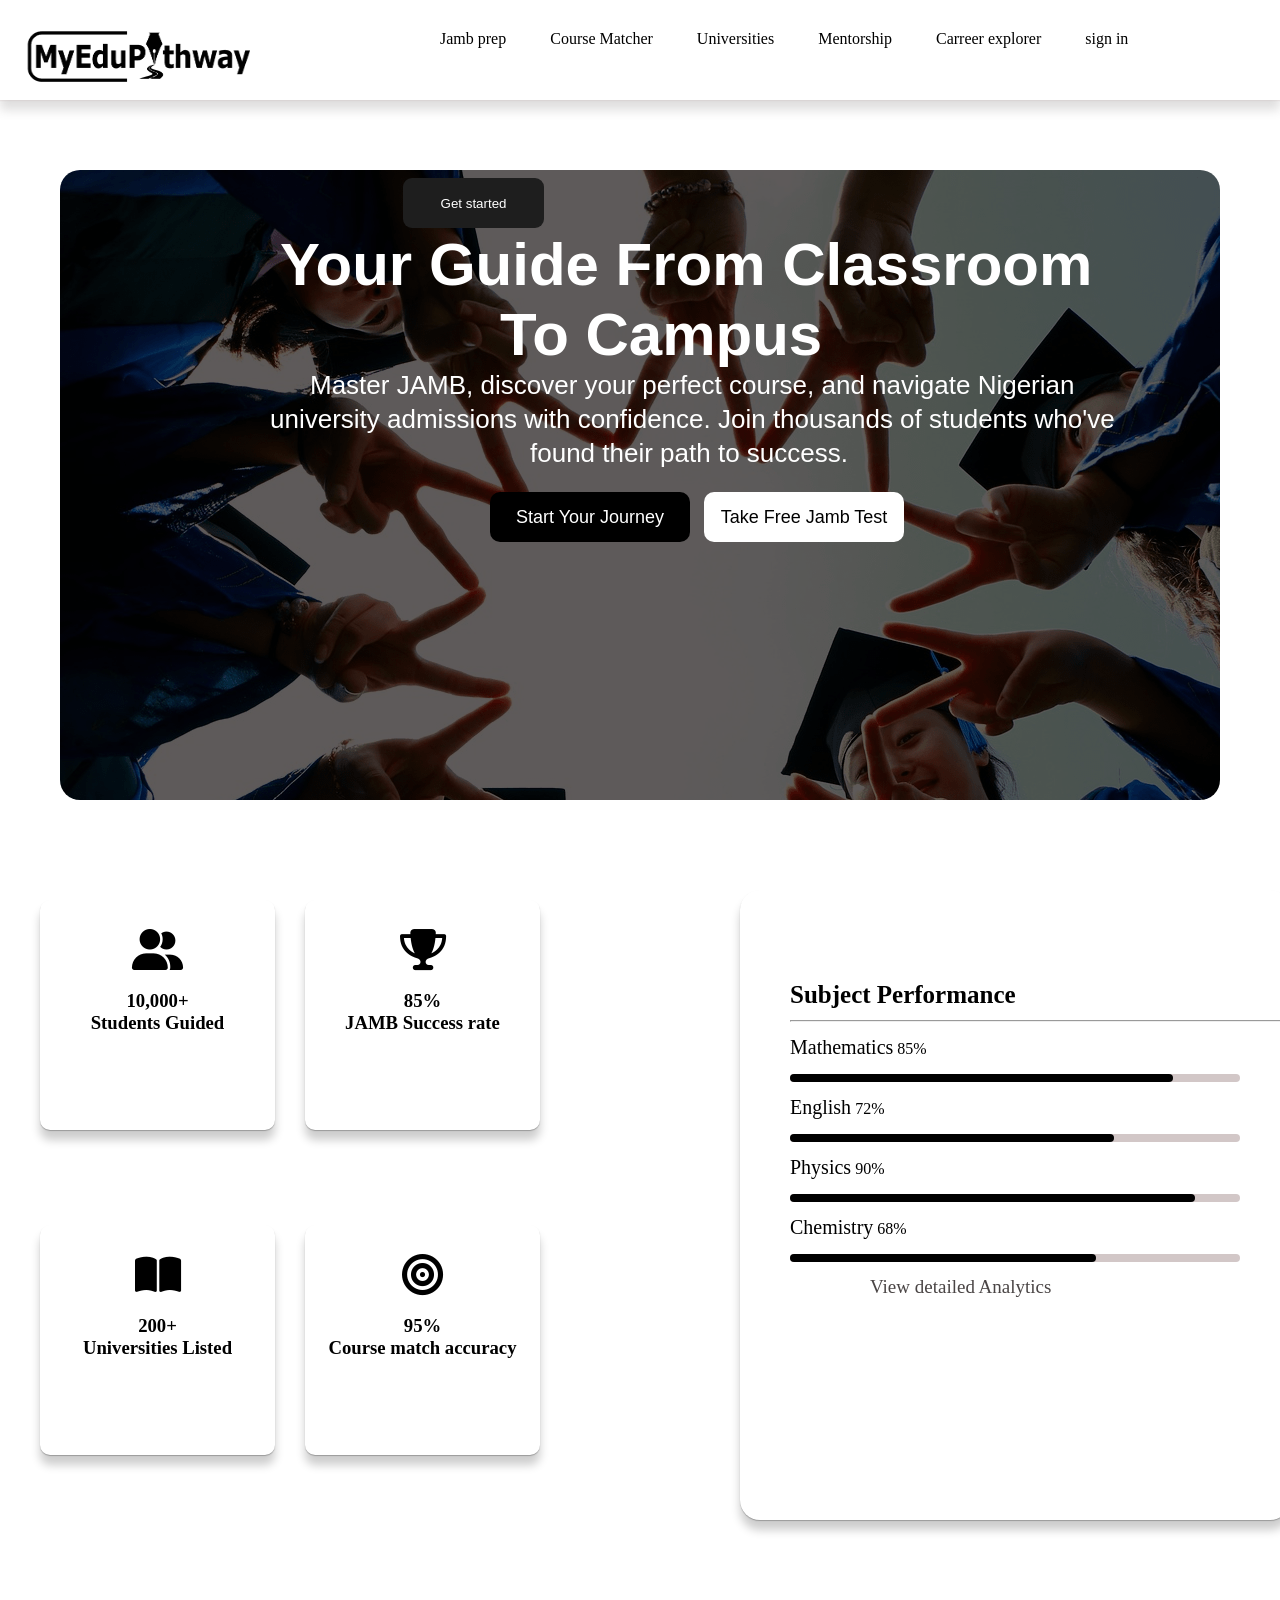
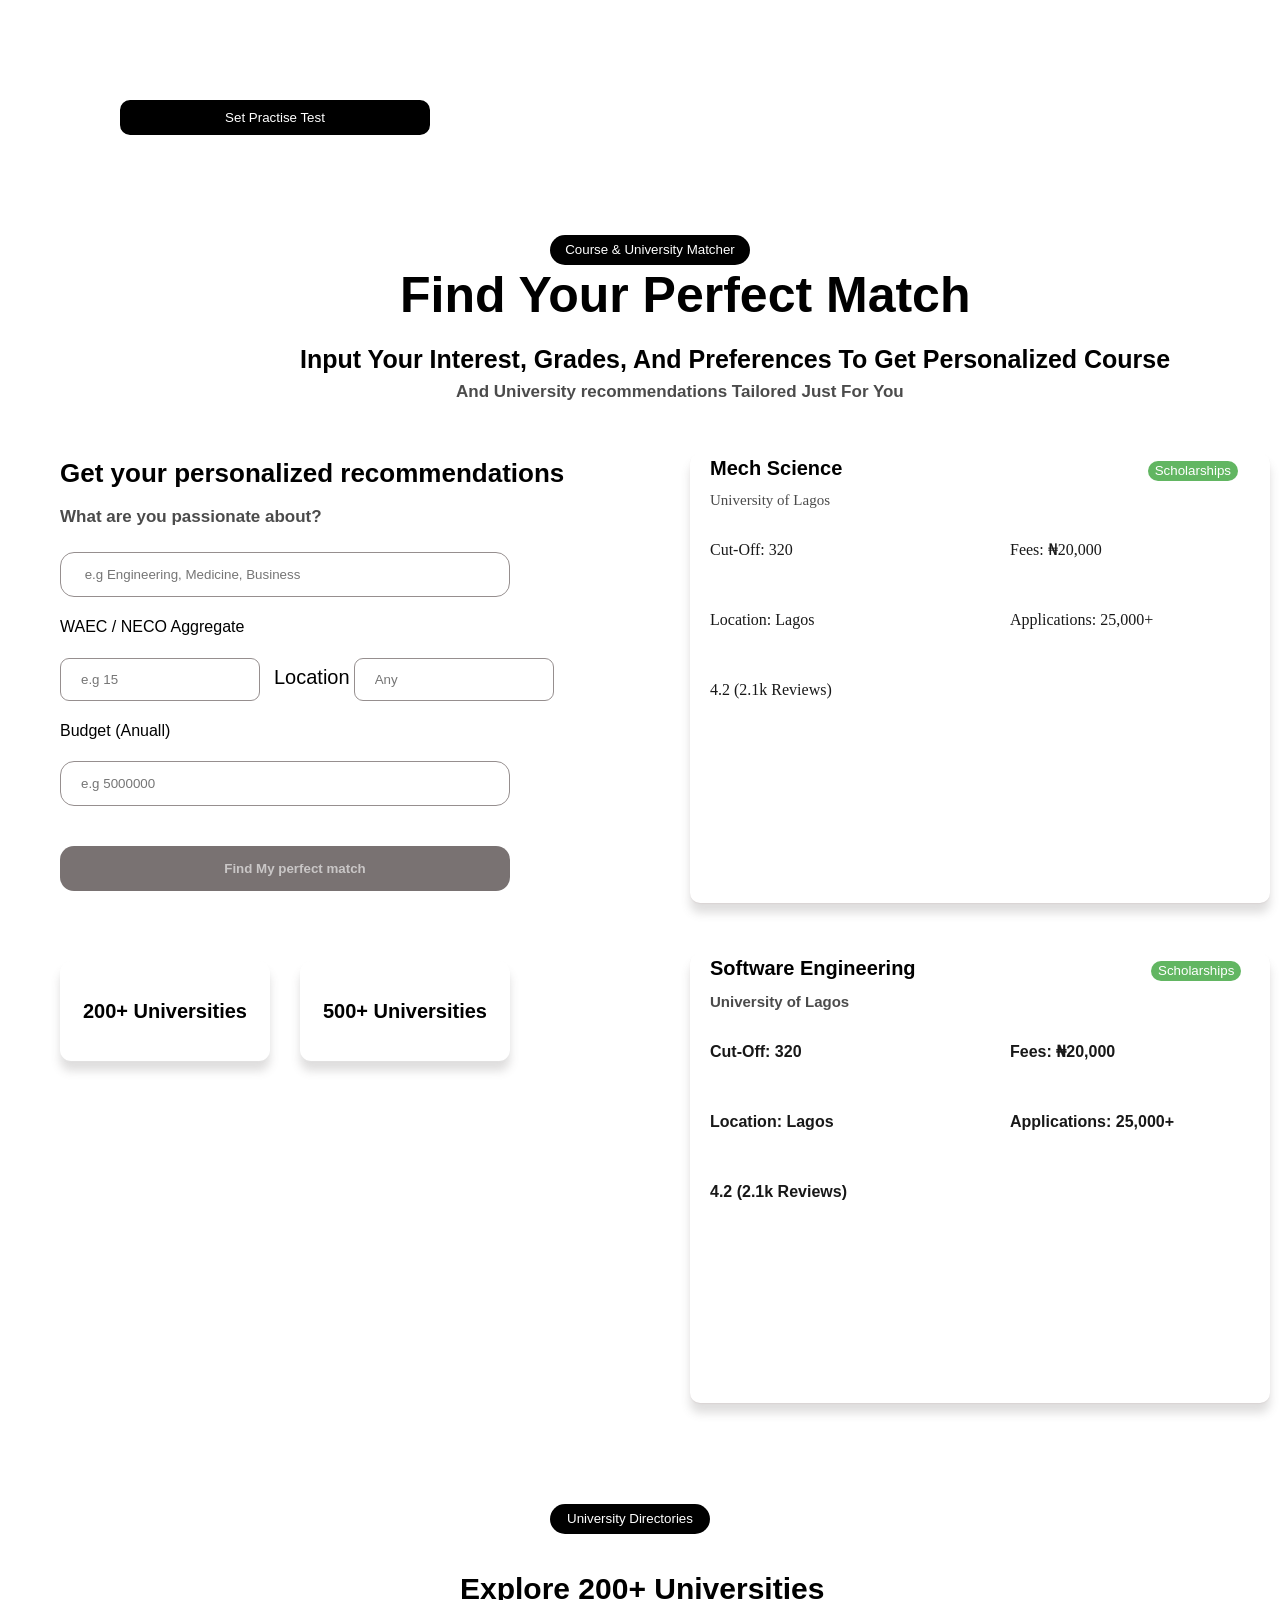
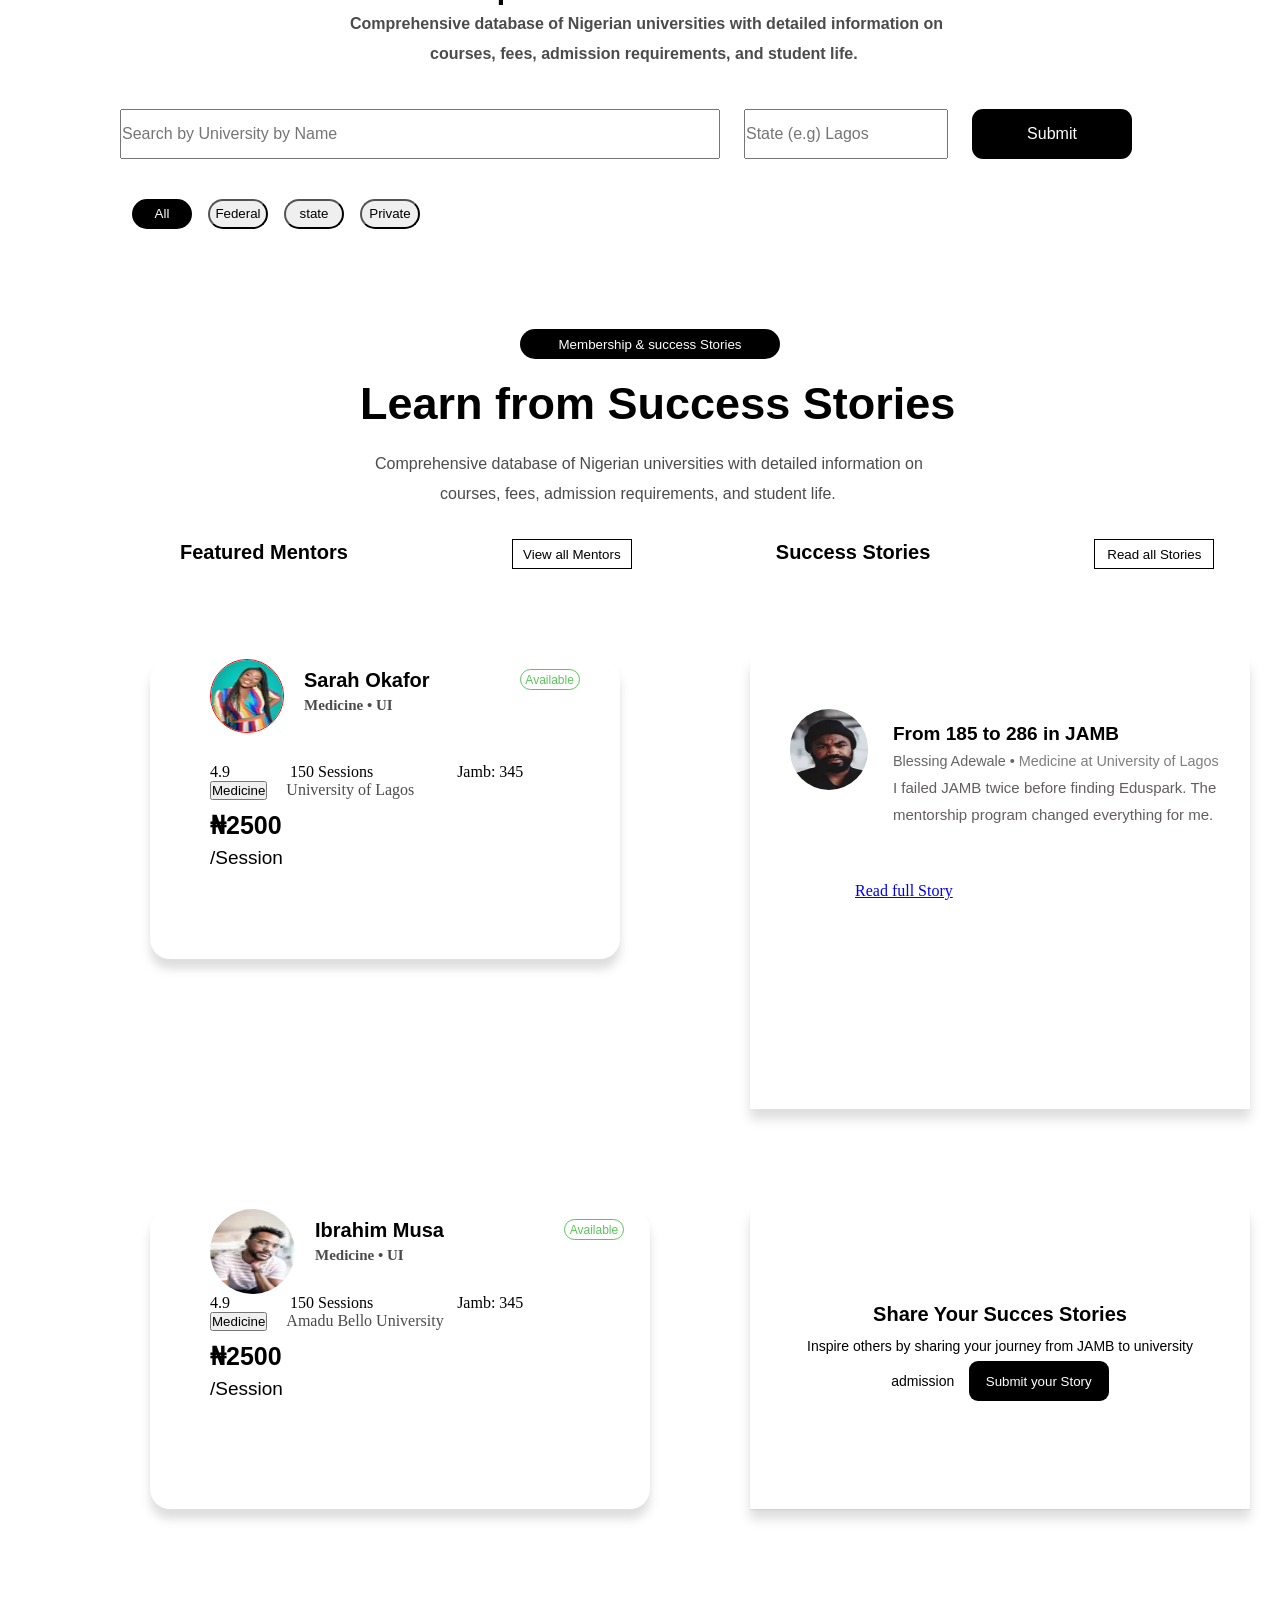
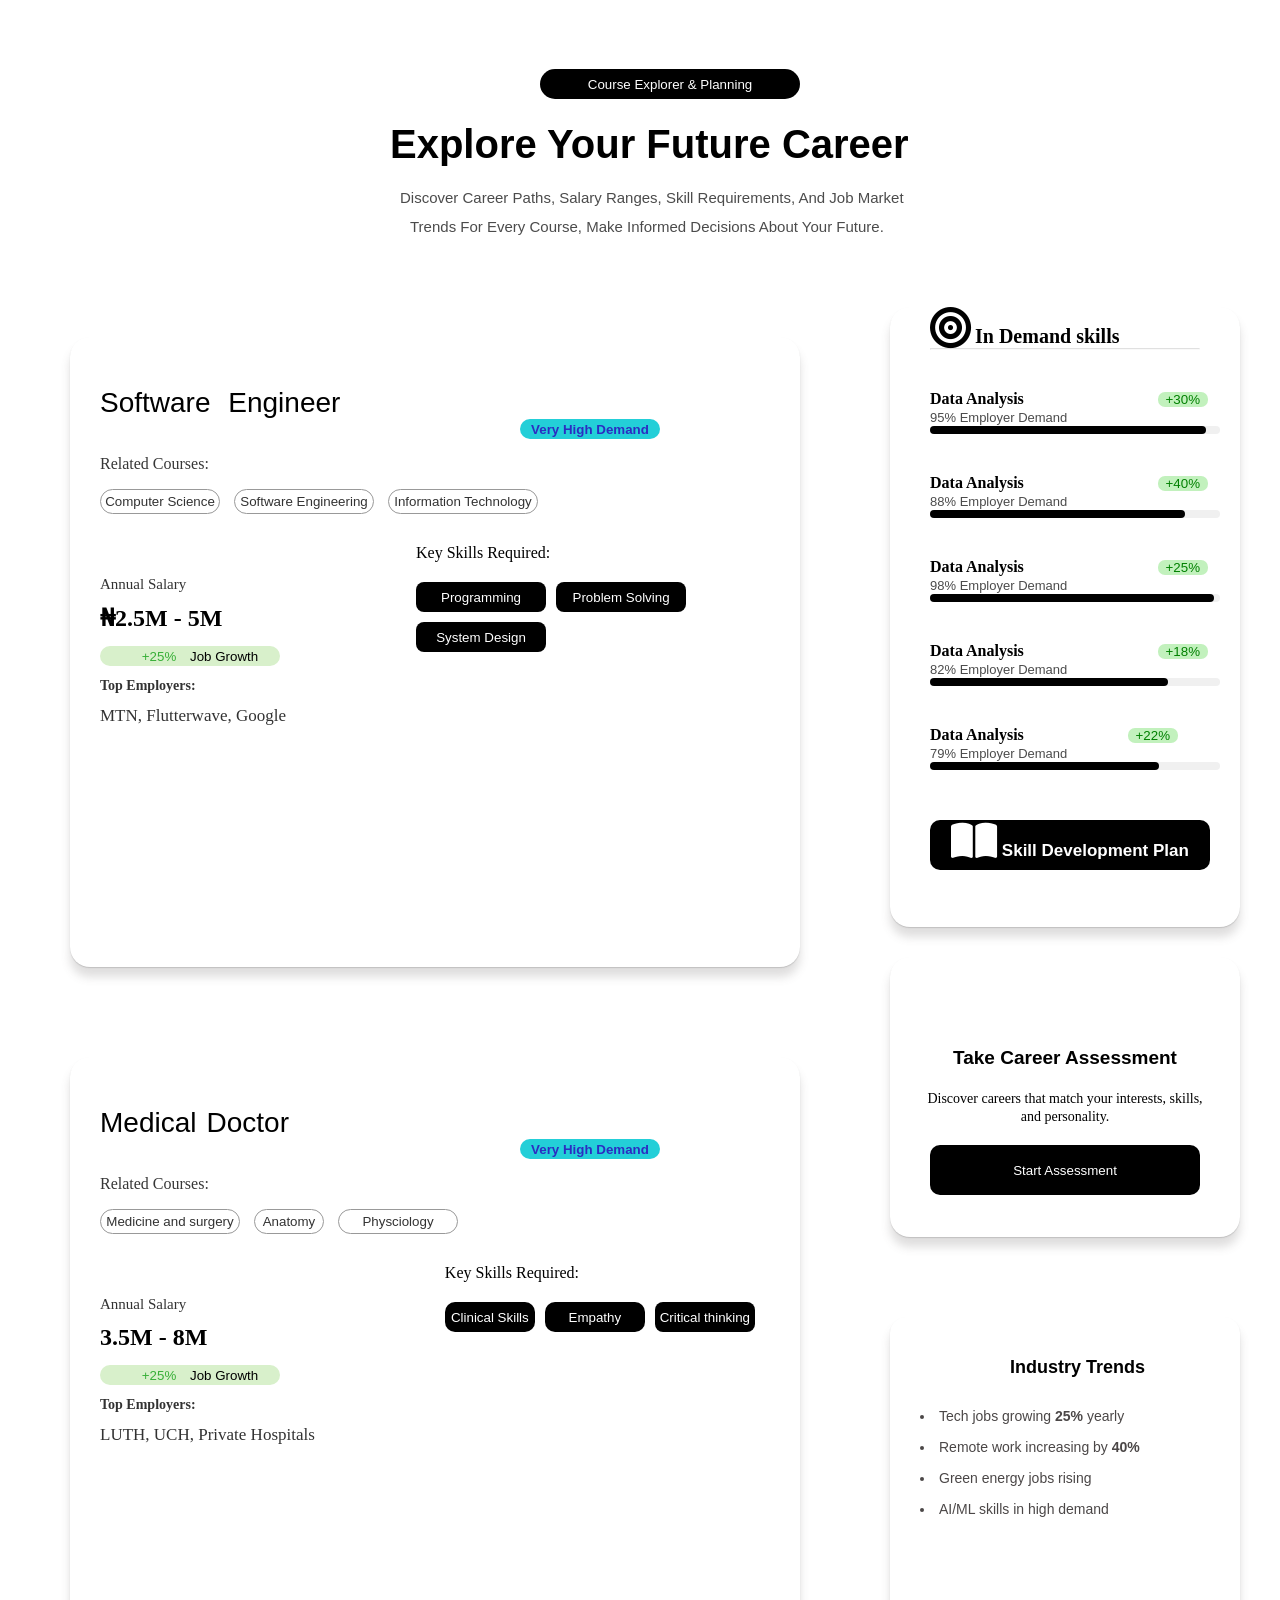
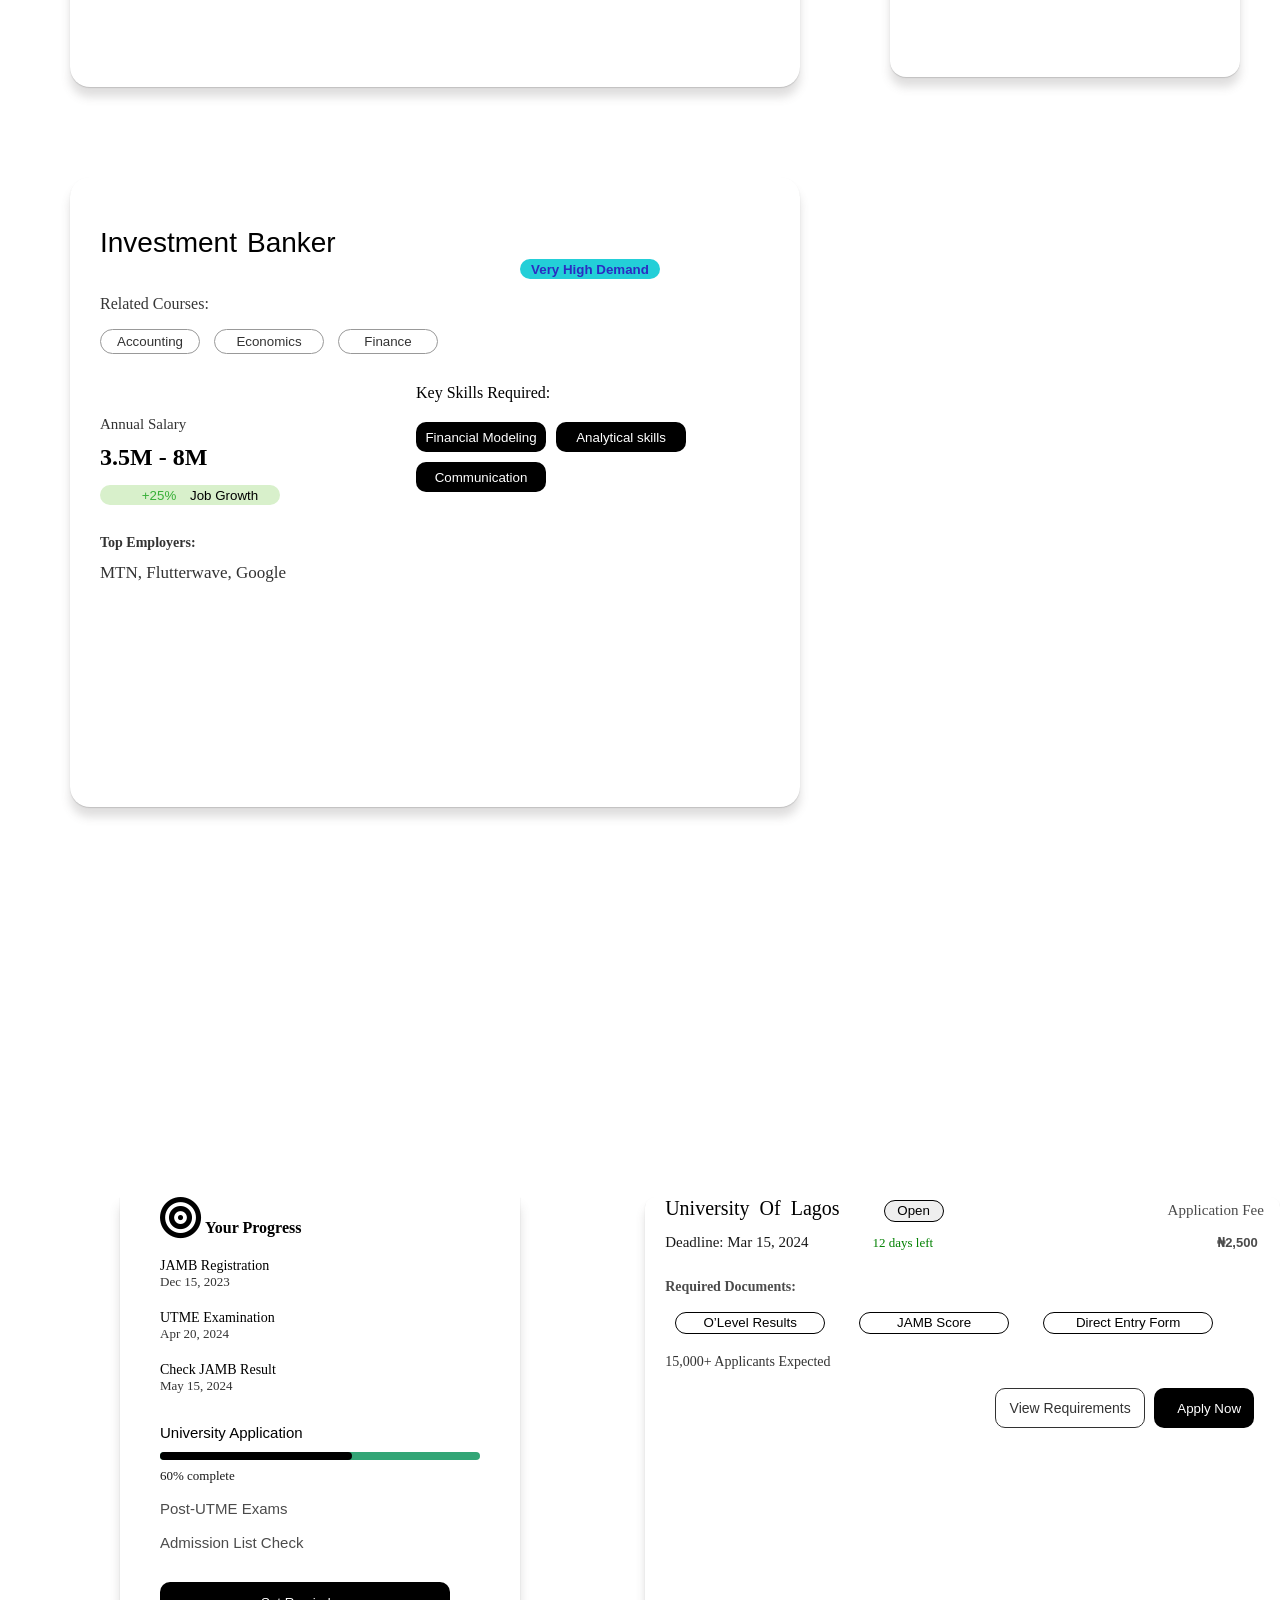
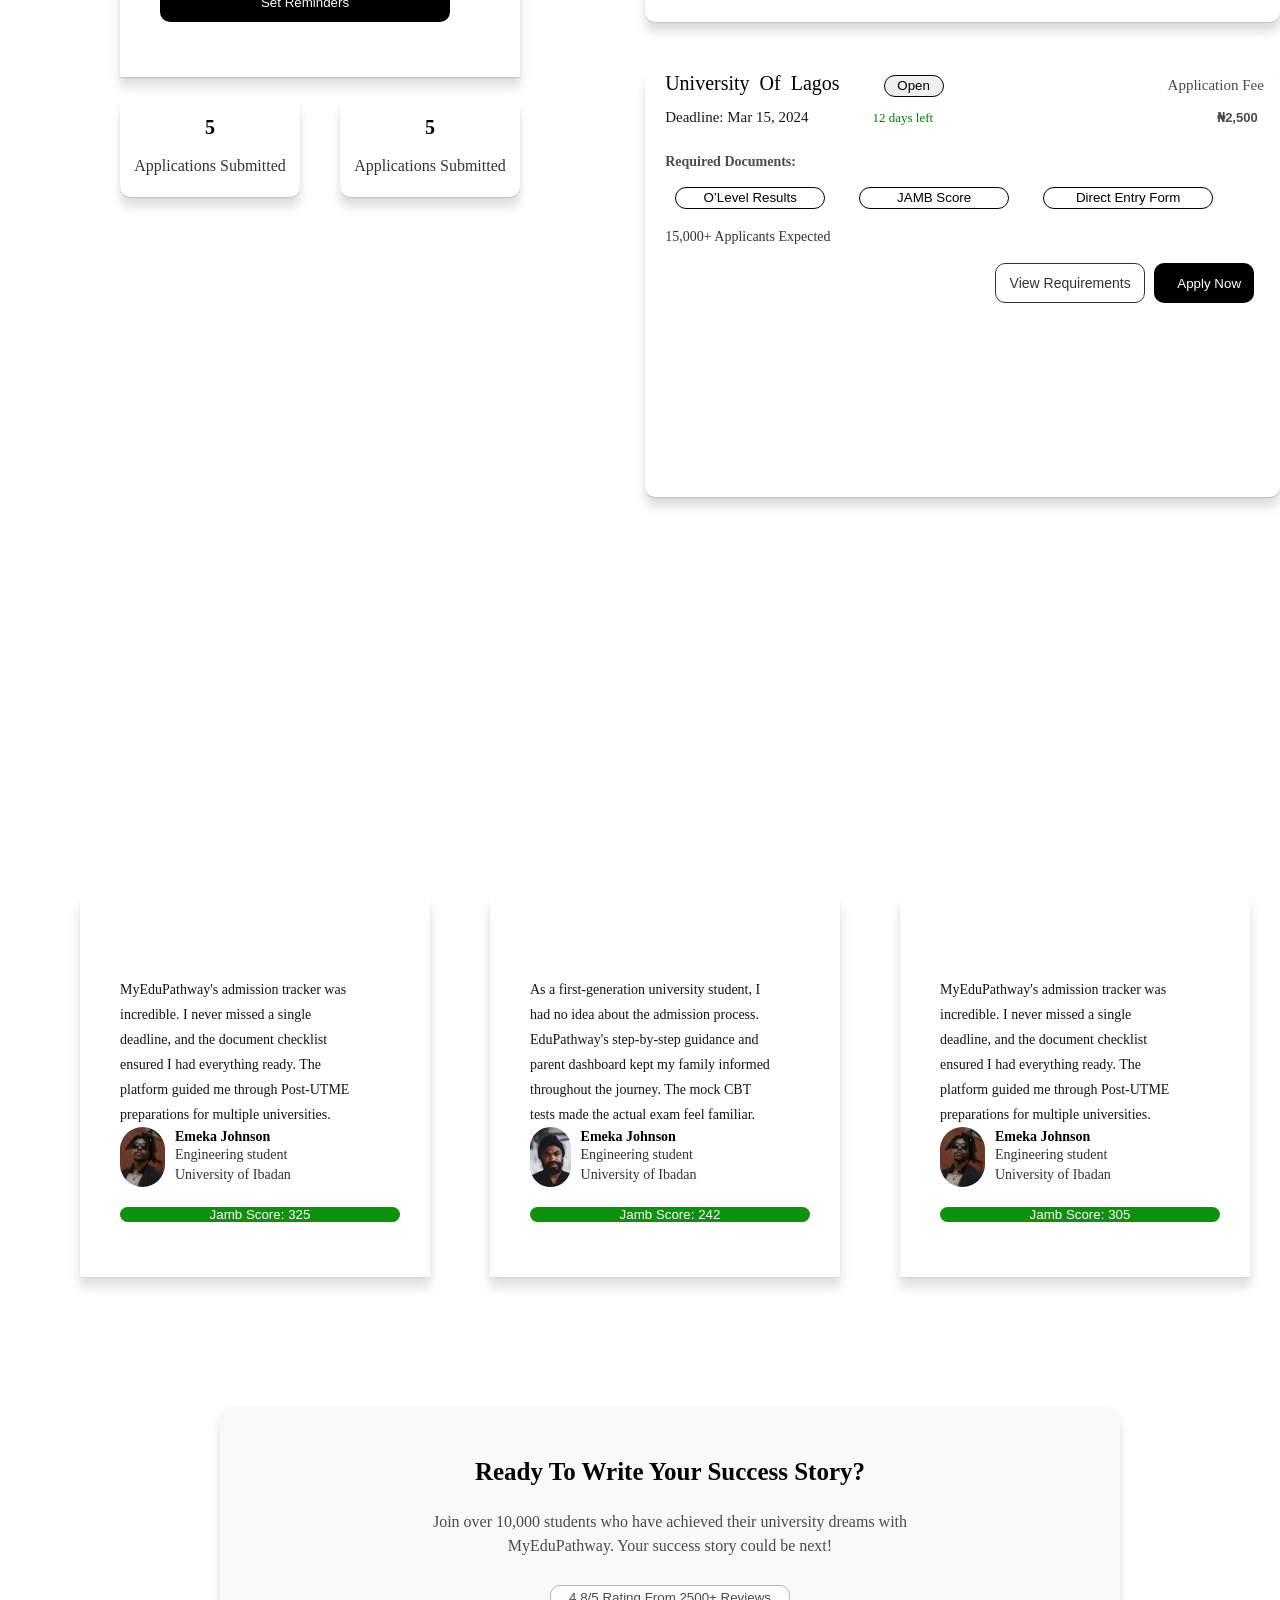
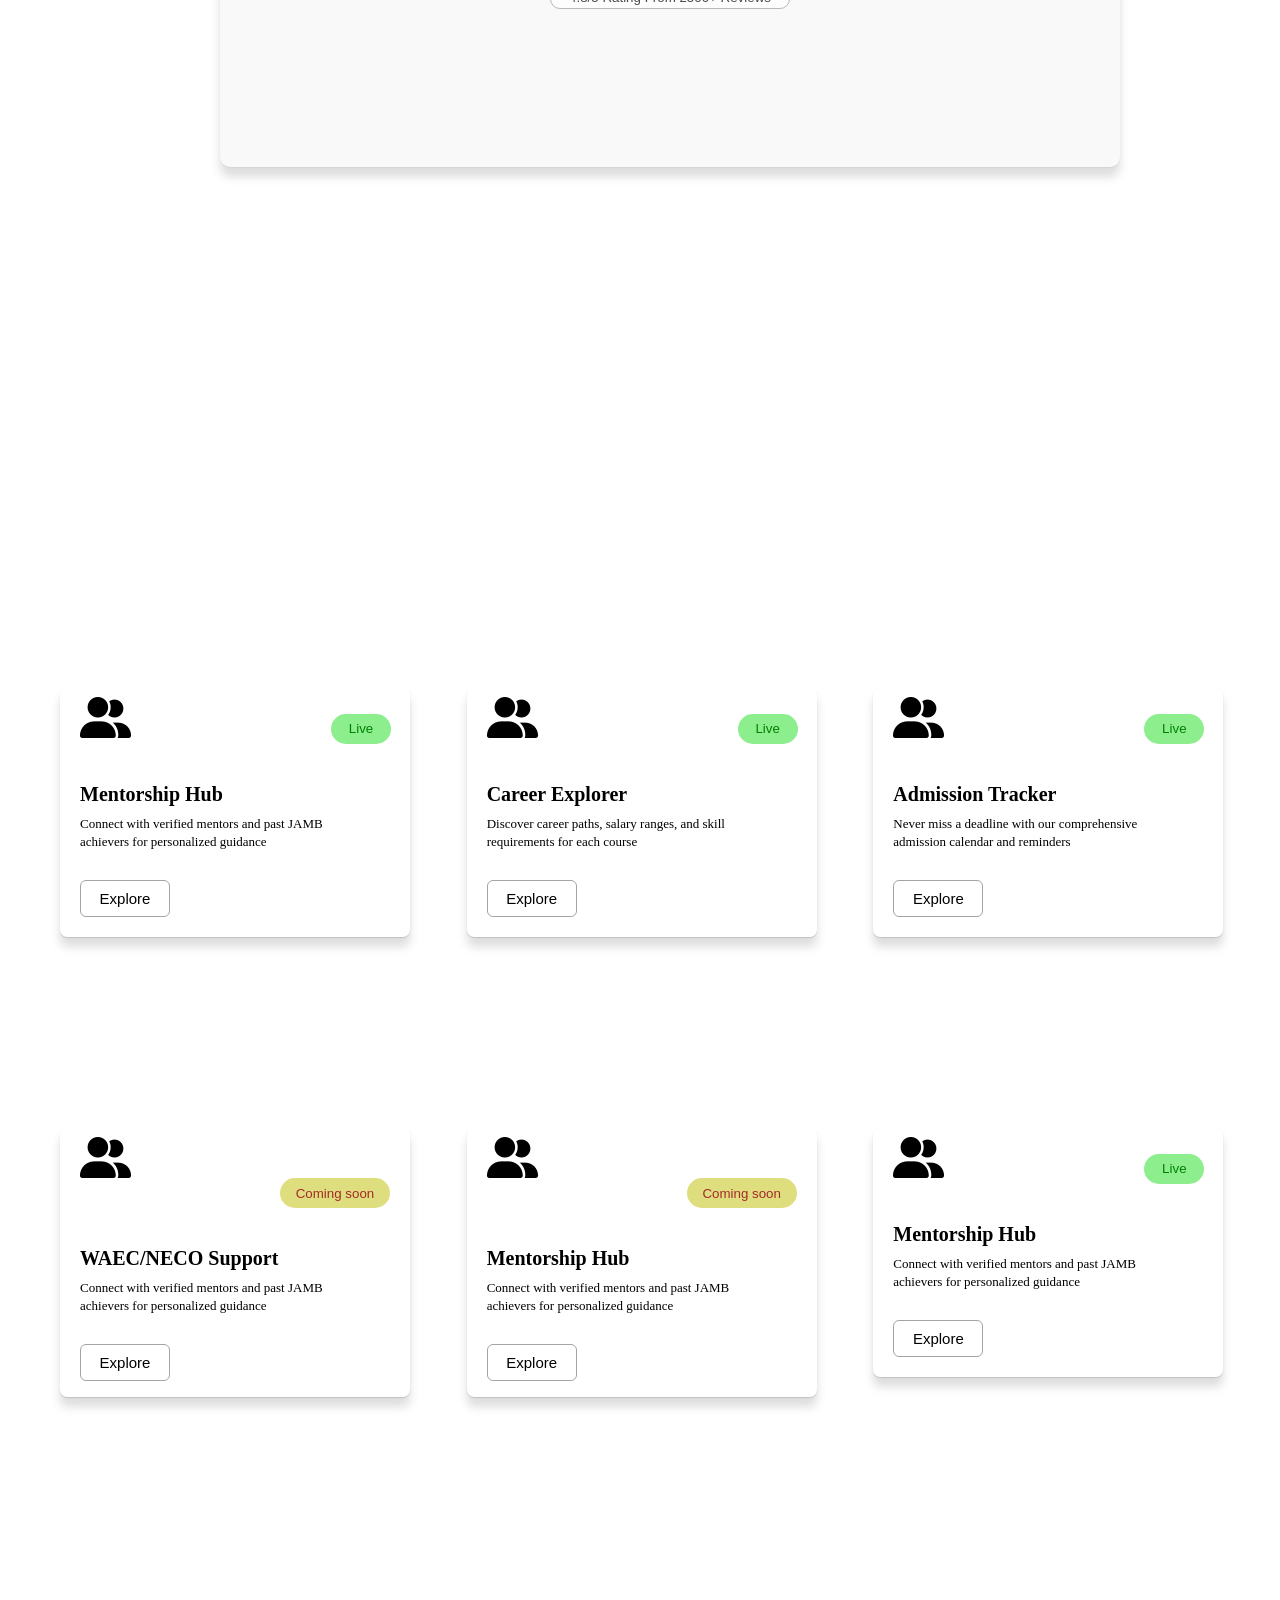
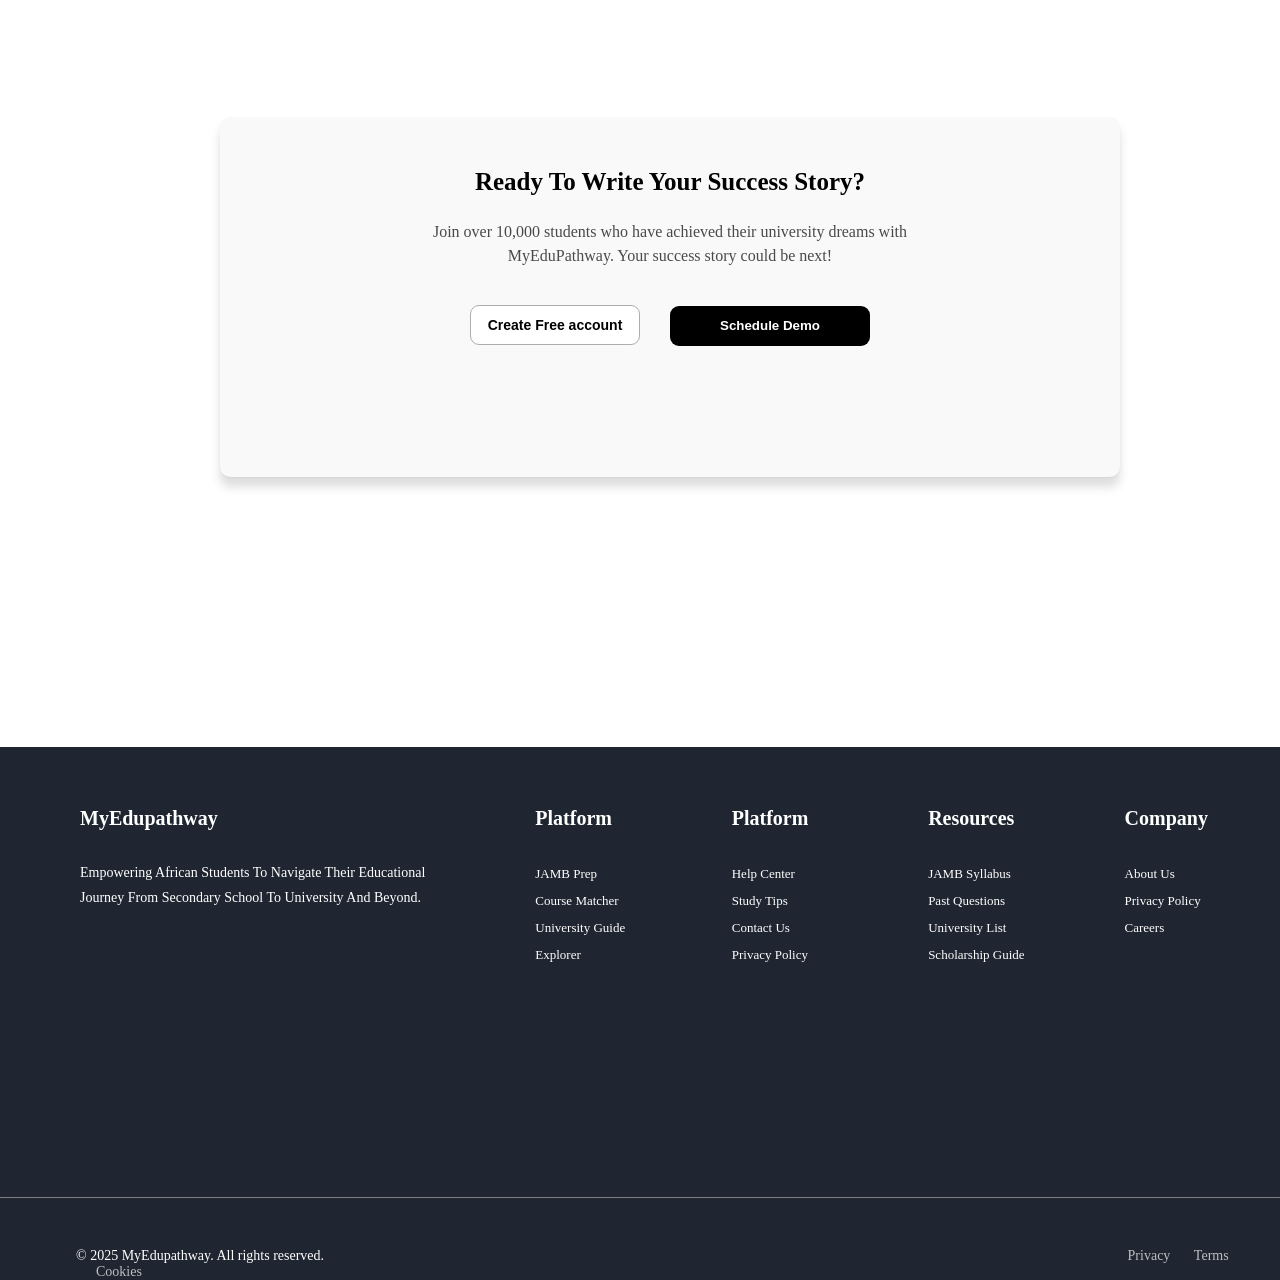
<file: index.html>
<!DOCTYPE html>
<html lang="en">
<head>
  <meta charset="UTF-8">
  <meta name="viewport" content="width=device-width, initial-scale=1.0">
  <title>myedupathway.com</title>
  <link rel="stylesheet" href="style.css">
  <link rel="stylesheet" href="https://cdnjs.cloudflare.com/ajax/libs/font-awesome/6.5.1/css/all.min.css">
</head>
<body>
    <div class="head-div">
  <header>
    <ul>
      <li>
        <img src="logo (1).png" width="270px" height="70px" class="img">
      </li>
      <div class="opp">
      <li><a href="./index2.html"  class="jp">Jamb prep</a></li>
      <li class="cm">Course Matcher</li>
      <li class="un">Universities</li>
      <li class="ment">Mentorship</li>
      <li class="ce">Carreer explorer</li>
      <li class="si">sign in</li>
      <a href=""><button class="sig">Get started</button></a>
   </header>
      </div>

      <div class="hr-pad">
      <div class="hero-section">
        <div class="texts" style="padding-top: 60px;">
       <span class="yg-text">Your Guide From Classroom <br> <span class="tc">To Campus </span>
        </span> <br>
        <span class="mj-text">Master JAMB, discover your perfect course, and navigate Nigerian <br> <span class="u-admit-text">university admissions with confidence. Join thousands of students who've </span><br><span class="p-suc">found their path to success.</span></span> <br>
       <a href="#" class="button1-link" > <button class="button1">Start Your Journey</button></a>
      <a href="#" class="button2-link"><button class="button2">Take Free Jamb Test</button></a></button>

        </div>
      </div>
      </div>
      <div class="hero-sec2">
 <section>
      <section>
  <div class="grid">
    <div class="gridone">
      <i class="fa-solid fa-user-group"></i>
<h3>10,000+ <br>Students Guided</h3>
</div>
<div class="gridtwo">
  <i class="fa-solid fa-trophy"></i> 
<h3>85% <br>JAMB Success rate</h3>
</div>
<div class="gridthree">
  <i class="fa-solid fa-book-open"></i>
  <h3>200+ <br>
Universities Listed</h3>
</div>
<div class="gridfour">
<i class="fa-solid fa-bullseye"></i>
  <h3>95% <br>Course match accuracy</h3>
</div>
  </section>
 <section>
<div class="subject-card">
  <h4>Subject Performance</h4>
  <hr>
  <div class="maths-info">
    <span class="subject-name">Mathematics</span>
    <span class="subject-percentage">85%</span>
    <div class="progress-bar-bgg">
    <div class="progress-bar-fill"style="width: 85%;">
      </div>
    </div>
    <div class="eng-info">
      <span class="subject-name">English</span>
      <span class="subject-percentage">72%</span>
    <div class="progress-bar-bgg">
    <div class="progress-bar-fill"style="width: 72%;">
    </div>
    </div>
    <div class="phys-info">
    <span class="subject-name">Physics</span>
    <span class="subject-percentage">90%</span>
    <div class="progress-bar-bgg">
    <div class="progress-bar-fill"style="width: 90%;">
      </div>
    </div>
    <div class="chem-info">
    <span class="subject-name">Chemistry</span>
    <span class="subject-percentage">68%</span>
    <div class="progress-bar-bgg">
    <div class="progress-bar-fill"style="width: 68%;">
      </div>
    </div>
    <a class="detailed-analytics" href="#">View detailed Analytics</a>
  </div>
</div>
 </section>
 </section>
      </div>
   <a href="./practise.html" class="practise-link" >  <button class="practise">Set Practise Test</button></a>
  </div>
  <div class="container2">
  <button class="c-sut">Course & University Matcher</button>
  <p><span class="pf">Find Your Perfect Match</span></p>
  <h3 class="firstsent">Input Your Interest, Grades, And Preferences To Get Personalized Course <br><span class="secsent">And University recommendations Tailored Just For You</span>
</h3>
  </div>
  <div class="bigbrodiv">
  <div class="recs">
  <div class="flexd">
    <div class="recomendation-card">
      <span class="rec-firstsent">Get your personalized recommendations</span> <br>
      <span class="passion"> What are you passionate about?</span>
      <br>
      <input class="input1" type="text" placeholder=" e.g Engineering, Medicine, Business"> <br>
      <label for="text" class="w-ntext">WAEC / NECO Aggregate</label> <br>
      <input type="text" placeholder="e.g 15" class="w-number">
   <label for="text" class="location">Location</label> 
      <input type="text" placeholder="Any" class="pl-location"> <br>
         <label for="text" class="bud-text">Budget (Anuall)</label> <br>
      <input type="text" placeholder="e.g 5000000" class="bud-placeholder" > <br>
   <a href="./practise.html">  <button class="perfect-match-button"><span class="fmp">Find My perfect match</span></button></a>
  </div>
  <div class="grid234">
<div class="f200-plus-uni">
    200+ Universities
    </div>
    <div class="f500-plus-uni">
    500+ Universities
</div>
  </div>
  </div>
  </div>
  <div class="gridagain">
    <div class="mech-div">
      <span class="mech-sc-scholar">Mech Science </span> <span ><button class="mech-scholars">Scholarships</button></span><br>
    <span class="unilag-mech-sci">University of Lagos</span>
    <div class="unilag-grid">
      <div class="cut-off" >Cut-Off: 320</div> 
      <span class="fees">Fees: ₦20,000</span>
      <span class="mech-loc">Location: Lagos</span>
      <span>Applications: 25,000+</span>
      <span>4.2 (2.1k Reviews)</span>
      <span>
    </div>
    </div>
    <div class="sof-div">
      <span class="sof-sc-scholar">Software Engineering<span>
        <span ><button class="mechs-scholars">Scholarships</button></span><br>
    <span class="unilag-mech-sci">University of Lagos</span>
    <div class="unilag-grid">
      <div class="cut-off" >Cut-Off: 320</div> 
      <span class="fees">Fees: ₦20,000</span>
      <span class="mech-loc">Location: Lagos</span>
      <span>Applications: 25,000+</span>
      <span>4.2 (2.1k Reviews)</span>
    </div>
    </div>
    </div>
    </div>

<div class="directories">
 <button class="direct-button"> University Directories</button> 
</div>
<div class="directory">
 <span class="uni-explor">Explore 200+ Universities</span> <br>
 <span class="comrehension">Comprehensive database of Nigerian universities with detailed information on <br> <span class="cfd">courses, fees, admission requirements, and student life.</span></span>
</div>
<div class="heropagecont">
  <input class="heropagecont-but1" type="text" placeholder="Search by University by Name">
  <input class="heropagecont-but2" type="text" placeholder="State (e.g) Lagos">
  <input class="heropagecont-but3" type="submit">
<div class="heropagecont-buttons">
  <button class="heropagecont-buttons1">All</button>
  <button class="heropagecont-buttons2">Federal</button>
  <button class="heropagecont-buttons3">state</button>
  <button class="heropagecont-buttons4">Private</button>
</div>
<div class="directory2">
  <div class="directories2">
 <button class="direct-button2">Membership & success Stories</button> 
</div> 
 <span class="uni-explor2">Learn from Success Stories</span> <br>
 <span class="comrehension1">Comprehensive database of Nigerian universities with detailed information on <br> <span class="cfd2">courses, fees, admission requirements, and student life.</span></span>
</div>
</div>
     <div class="success-blessing">
      <span>Featured Mentors</span>
          <button>View all Mentors</button>
      <span class="suc-sto">Success Stories</span>
          <button>Read all Stories</button>

          </div>
<div class="success-stories">
  <div class="first-tutor">
    <div class="sarah-div">
    <img style="border: 1px solid red;" class="sarah" src="image.png" alt="Tutor profile Image">
<span class="sarah-okafor">
    Sarah Okafor  <br>
<span class="sarah-med">Medicine • UI</span> <br>

</span>
<button class="available">Available</button> <br>

</div>
<span>4.9</span><span class="one5-sess">150 Sessions</span> <span class="tutor-score">Jamb: 345 </span><br>
<button class="med-stu">Medicine</button> <span class="tutor-school" style="margin-left: 15px; " ss >University of Lagos</span> <br>
<span class="tutor-fee">₦2500</span>  <br><span class=" tutor-session" >/Session</span>
  </div>
      <div class="blessing">
        <div class="blessing-div">
      <img class="" src="image (2).png" alt="student profile Image" width="78px" height="81px" style="border-radius: 50px;">
      <span class="blessing-score">From 185 to 286 in JAMB <br> 
      <span class="blessing-info"> <span class="blessing-opacity">Blessing Adewale •</span> <span class="bles-med-opacity"> Medicine at University of Lagos</span> <br>
<span class="blessing-story">I failed JAMB twice before finding Eduspark. The <br> mentorship program changed everything for me.</span></span>
      </div>
<div class="full-story">
 <a href="#">Read full Story</a>
</div>
    </div>
      <div class="second-tutor">
    <div class="ibrahim-div">
    <img src="image (1).png" class="ib-pic" alt="Student profile Image">
<span class="ibrahim">
  Ibrahim Musa <br>
<span class="ibrahim-med">Medicine • UI </span> <br>
</span>
<button class="mavailable">Available</button> <br>
    </div>
<span>4.9</span><span class="one5-sess">150 Sessions</span> <span class="tutor-score">Jamb: 345 </span><br>
<button class="med-stu">Medicine</button> <span class="tutor-school" style="margin-left: 15px; " >Amadu Bello University</span> <br>
<span class="tutor-fee">₦2500</span>  <br><span class=" tutor-session" >/Session</span>
  </div>
      <div class="share-story">
       <span class="share-span1"> Share Your Succes Stories <br></span>
       <span class="span2">Inspire others by sharing your journey from JAMB to university <br> admission</span>
       <button>Submit your Story</button>
      </div>
  </div>
</div>
<div class="carrear-div">
<div class="course-plan-but">
  <div class="directories2">
 <button class="direct-button3">Course Explorer & Planning</button> 
</div> 
 <span class="uni-explor3">Explore Your Future Career</span> <br>
 <span class="comrehension2">Discover Career Paths, Salary Ranges, Skill Requirements, And Job Market <br> <span class="comp2">Trends For Every Course, Make Informed Decisions About Your Future.</span>
</div>
</div>
<div class="over-flex" style=" display: flex; gap: 90px;">
  <div class="jobopps">
<div class="job-oppo">
  <div class="soft-eng">
    <span style="font-size: 28px; font-family: sans-serif; font-weight: 500;" >Software <span style="padding-left: 10px;">Engineer</span></span><button style="margin-left: 420px; background-color: rgb(35, 207, 216); font-weight: bold; color: rgb(44, 44, 194); border-radius: 20px; border-style: none; width: 140px; height: 20px;">Very High Demand</button>
     <br>
    <span style="line-height: 50px; color: rgb(54, 54, 54);">Related Courses:</span> <br>
    <div class="soft-eng-butt">
    <button style="border-radius: 20px; border:1px solid grey; width: 120px; height: 25px; background-color: white; opacity: 80%;">Computer Science</button>
    <button style=" margin-left: 10px; border-radius: 20px; border:1px solid grey; width: 140px; height: 25px; background-color: white; opacity: 80%;">Software Engineering</button>
    <button style=" border-radius: 20px; margin-left:10px;border:1px solid grey; width: 150px; height: 25px; background-color: white; opacity: 80%;">Information Technology</button>
    </div>
<div class="ann-skill">
  <div class="ann-sal">
    <span style="line-height: 40px; font-size: 15px; opacity: 80%;">Annual Salary</span> <br>
    <span style="font-size: x-large; font-weight: bold;">₦2.5M - 5M</span><br>
    <button style="margin-top: 14px; width: 180px; border-style: none; border-radius: 10px; color: rgb(56, 175, 56); height: 20px; background-color: rgb(216, 240, 203);"><span style=" padding-left: 20px;">+25% <span style="color: black; padding-left: 10px;">Job Growth</span></span></button>
     <span></span> <br>
    <span style="line-height: 40px; font-size: 14px; font-weight: bold; opacity: 80%;">Top Employers: <br></span>
 <span style="font-size: 17px; opacity: 80%;">MTN, Flutterwave, Google</span>
  </div>
  <div class="key-skill-req">
    <span>Key Skills Required:</span> <br>
    <div class="skills" style="width: 270px;">
      <button style="background-color: black; color: white; height: 30px; border-radius: 8px; border-style: none;">Programming</button>
      <button style="background-color: black; color: white; height: 30px; border-radius: 8px; border-style: none;">Problem Solving</button>
      <button style="background-color: black; color: white; height: 30px; border-radius: 8px; border-style: none;">System Design</button>
    </div>
  </div>
</div>
  </div>
</div>
<div class="job-oppo">
  <div class="soft-eng">
    <span style="font-size: 28px; font-family: sans-serif; font-weight: 500;" >Medical<span style="padding-left: 10px;">Doctor</span></span><button style="margin-left: 420px; background-color: rgb(35, 207, 216); font-weight: bold; color: rgb(44, 44, 194); border-radius: 20px; border-style: none; width: 140px; height: 20px;">Very High Demand</button> <br>

      <span style="line-height: 50px; color: rgb(54, 54, 54);">Related Courses:</span> <br>
        <button style="border-radius: 20px; border:1px solid grey; width: 140px; height: 25px; background-color: white; opacity: 80%;">Medicine and surgery</button>
       <button style="border-radius: 20px; border:1px solid grey; width: 70px; height: 25px; background-color: white; opacity: 80%; margin-left: 10px;">Anatomy</button>
      <button style="border-radius: 20px; border:1px solid grey; width: 120px; height: 25px; background-color: white; opacity: 80%; margin-left: 10px;">Physciology</button>
<div class="ann-skill">
  <div class="ann-sal">
       <span style="line-height: 40px; font-size: 15px; opacity: 80%;">Annual Salary</span> <br>
    <span style="font-size: x-large; font-weight: bold;">3.5M - 8M</span><br>
<button style= "margin-top: 14px; width: 180px; border-style: none; border-radius: 10px; color: rgb(56, 175, 56); background-color: rgb(216, 240, 203); height: 20px;"><span style=" padding-left: 20px;">+25% <span style="color: black; padding-left: 10px;">Job Growth</span></span></button>
     <span></span> <br>
       <span style="line-height: 40px; font-size: 14px; font-weight: bold; opacity: 80%;">Top Employers: <br></span>
 <span style="font-size: 17px; opacity: 80%;">LUTH, UCH, Private Hospitals

</span>
  </div>
  <div class="key-skill-req">
    <span>Key Skills Required:</span> <br>
    <div class="med-skills" style="width: 270px;">
      <button style=" width: 90px;background-color: black; color: white; height: 30px; border-radius: 10px; border-style: none;">Clinical Skills</button>
          <button style="background-color: black; color: white; height: 30px; border-radius: 10px; border-style: none;width: 100px; ">Empathy</button>
            <button style=" width: 100px;background-color: black; color: white; height: 30px; border-radius: 8px; border-style: none;">Critical thinking</button>

    </div>
  </div>
</div>
  </div>
  <div class="soft-eng">
    <span style="font-size: 28px; font-family: sans-serif; font-weight: 500;" >Investment<span style="padding-left: 10px;">Banker</span></span><button style="margin-left: 420px; background-color: rgb(35, 207, 216); font-weight: bold; color: rgb(44, 44, 194); border-radius: 20px; border-style: none; width: 140px; height: 20px;">Very High Demand</button> <br>
      <span style="line-height: 50px; color: rgb(54, 54, 54);">Related Courses:</span> <br>
        <button style="border-radius: 20px; border:1px solid grey; width: 100px; height: 25px; background-color: white; opacity: 80%; ">Accounting</button>
        <button style="border-radius: 20px; border:1px solid grey; width: 110px; height: 25px; background-color: white; opacity: 80%; margin-left: 10px;">Economics</button>
        <button style="border-radius: 20px; border:1px solid grey; width: 100px; height: 25px; background-color: white; opacity: 80%; margin-left: 10px;">Finance </button>
<div class="ann-skill">
  <div class="ann-sal">
       <span style="line-height: 40px; font-size: 15px; opacity: 80%;">Annual Salary</span> <br>
    <span style="font-size: x-large; font-weight: bold;">3.5M - 8M</span><br>
<button style= "margin-top: 14px; width: 180px; border-style: none; border-radius: 10px; color: rgb(56, 175, 56); background-color: rgb(216, 240, 203); height: 20px;"><span style=" padding-left: 20px;">+25% <span style="color: black; padding-left: 10px;">Job Growth</span></span></button> <br>
     <span></span> <br>
       <span style="line-height: 40px; font-size: 14px; font-weight: bold; opacity: 80%;">Top Employers: <br></span>
 <span style="font-size: 17px; opacity: 80%;">MTN, Flutterwave, Google</span>
  </div>
  <div class="key-skill-req">
    <span>Key Skills Required:</span> <br>
    <div class="skills" style="width: 270px;">
            <button style=" width: 90px;background-color: black; color: white; height: 30px; border-radius: 10px; border-style: none; width: 130px;">Financial Modeling</button>
            <button style=" width: 90px;background-color: black; color: white; height: 30px; border-radius: 10px; border-style: none;  width: 130px;">Analytical skills</button>
            <button style=" width: 90px;background-color: black; color: white; height: 30px; border-radius: 10px; border-style: none;  width: 130px;">Communication</button>
    </div>
  </div>
</div>
  </div>


</div>
</div>
<div class="in-dem-skill2">
<div class="in-dem-skills" style="margin-top: 60px;">
  <i class="fa-solid fa-bullseye"></i>
  <span style="font-weight: bold; font-size: 20px;">In Demand skills</span> <hr style="width: 270px; opacity: 30%;">
  <div class="skills-container">
    <div class="skill-info" style="margin-top: 40px;">
      <span style=" font-weight: bold; font-size: 16px;" >Data Analysis</span> <button style="margin-left: 100px; width: 50px; color: green; background-color: rgb(194, 241, 189); border-style:none; border-radius: 7px; margin-left: 130px;">+30%</button> <br>
      <span style="font-size: 13px; font-family: sans-serif; opacity: 70%;">95% Employer Demand</span>
    </div>
  </div>
    <div class="skill-bar-bg">
            <div class="skill-bar-fill" style="width: 95%;"></div>
        </div>

          <div class="skills-container">
    <div class="skill-info" style="margin-top: 40px;">
      <span style=" font-weight: bold; font-size: 16px;" >Data Analysis</span> <button style="margin-left: 100px; width: 50px; color: green; background-color: rgb(194, 241, 189); border-style:none; border-radius: 7px;margin-left: 130px;">+40%</button> <br>
      <span style="font-size: 13px; font-family: sans-serif; opacity: 70%;">88% Employer Demand</span>
    </div>
  </div>
    <div class="skill-bar-bg">
            <div class="skill-bar-fill" style="width: 88%;"></div>
        </div>

                <div class="skills-container">
    <div class="skill-info" style="margin-top: 40px;">
      <span style=" font-weight: bold; font-size: 16px;" >Data Analysis</span> <button style="margin-left: 100px; width: 50px; color: green; background-color: rgb(194, 241, 189); border-style:none; border-radius: 7px; margin-left: 130px;">+25%</button> <br>
      <span style="font-size: 13px; font-family: sans-serif; opacity: 70%;">98% Employer Demand</span>
    </div>
  </div>
    <div class="skill-bar-bg">
            <div class="skill-bar-fill" style="width: 98%;"></div>
        </div>

                <div class="skills-container">
    <div class="skill-info" style="margin-top: 40px;">
      <span style=" font-weight: bold; font-size: 16px;" >Data Analysis</span> <button style="margin-left: 100px; width: 50px; color: green; background-color: rgb(194, 241, 189); border-style:none; border-radius: 7px; margin-left: 130px;">+18%</button> <br>
      <span style="font-size: 13px; font-family: sans-serif; opacity: 70%;">82% Employer Demand</span>
    </div>
  </div>
    <div class="skill-bar-bg">
            <div class="skill-bar-fill" style="width: 82%;"></div>
        </div>

                <div class="skills-container">
    <div class="skill-info" style="margin-top: 40px;">
      <span style=" font-weight: bold; font-size: 16px;" >Data Analysis</span> <button style="margin-left: 100px; width: 50px; color: green; background-color: rgb(194, 241, 189); border-style:none; border-radius: 7px; ">+22%</button> <br>
      <span style="font-size: 13px; font-family: sans-serif; opacity: 70%;">79% Employer Demand</span>
    </div>
  </div>
    <div class="skill-bar-bg">
            <div class="skill-bar-fill" style="width: 79%;"></div>
        </div>
      <button   style="margin-top: 50px; padding-bottom: 20px; color: white; background-color: black; height: 50px; width: 280px; border-style: none; border-radius: 10px; font-weight: bold; font-family: sans-serif; font-size: 17px;"> <i class="fa-solid fa-book-open"></i>
Skill Development Plan </button>

      </div>
    <div class="carrear-assessment-div" style=" padding-top: 90px; margin-top: 30px; height: 280px;  border-radius: 20px; text-align: center;"><span style="margin-top: 90px; text-align: center; width: 350px; height: 230px; padding-top: 90px; font-weight: bold;font-family: sans-serif;font-size: 19px;" >Take Career Assessment</span> <br>
      <div class="dis" style="margin-top:20px;">
      <span style="font-size: 14px;">Discover careers that match your interests, skills, <br>
        and personality.</div>
        <button style="color: white; background-color: black; height: 50px; margin-top: 20px; width: 270px; border-style: none; border-radius: 10px;">Start Assessment</button>
</span>
    </div>
    <div class="ind-trends" style="margin-top: 80px;
    border-radius: 16px; height: 40vh;">
      <div class="first-trend" style="font-weight: bold; font-size: 18px; padding-left: 120px; font-family: sans-serif; padding-top: 40px;">Industry Trends</div>
      <div class="trends" style="padding-top: 30px; padding-left: 30px; font-size: 14px; font-family:  sans-serif; color: rgb(75, 71, 71);">
          <li>Tech jobs growing <strong>25% </strong>yearly</li>
          <li style="padding-top: 15px;">Remote work increasing by <strong>40%</strong></li>
          <li style="padding-top: 15px;">Green energy jobs rising</li>
          <li style="padding-top: 15px;">AI/ML skills in high demand</li>
      </div>
    </div>
    </div>
</div>
<div class="big-pro">
  <div style="width: fit-content;">
<div  class="pr-bar" style="  height: 480px; padding-left: 40px; margin-left: 120px; width: 400px; "> <i class="fa-solid fa-bullseye"></i> <strong>Your Progress </strong><br> <div style="margin-top: 20px; font-size: 14px;">JAMB Registration <br> <span style="font-size: 13px; opacity: 80%; ">Dec 15, 2023 </span></div> 
 <div style="margin-top: 20px; font-size: 14px; ">UTME Examination <br> <span style="font-size: 13px; opacity: 80%; ">Apr 20, 2024</span></div> 
  <div style="margin-top: 20px; font-size: 14px; ">Check JAMB Result <br><span style="font-size: 13px; opacity: 80%; ">May 15, 2024</span></div> 
<div class="un-app-len" style="margin-top: 30px;">
 <span style="font-size: 15px; font-family: sans-serif;"> University Application</span>
</div>
<div class="un-app-len-bar" style=  " margin-top: 10px; width: 320px; color: black;">
<div class="un-app-len-fill" style="width: 60%;"></div>
<div style="margin-top: 8px; font-size: 13px; opacity: 90%;">60% complete</div>
<span style="font-size: 15px; opacity: 70%; line-height: 50px;font-family: sans-serif;">Post-UTME Exams</span> <br>
<span style="font-size: 15px; opacity: 70%; font-family: sans-serif;" >Admission List Check</span> <br>
<button style="margin-top: 30px; color: white; background-color: black; height: 40px; width: 290px; border-style: none; border-radius: 10px;">Set Reminders</button> 
</div>
</div>
<div style="  margin-top: 20px; display: grid; grid-template-columns: repeat(2,1fr);">
<div style=" text-align: center; margin-left:120px; height: 100px;  width: 180px; border-radius: 10px; box-shadow:   rgba(105, 103, 103, 0.25) 0px 1px 1px, rgba(96, 91, 91, 0.2) 0px 10px 10px; ;"><span style="font-weight: bold; line-height: 60px; font-size: 20px;">5 </span><br> <span style="font-size: 16px; opacity: 80%;">Applications Submitted</span></div>
<div style="  text-align: center; margin-left: 40px; width: 180px;  border-radius: 10px; box-shadow:   rgba(105, 103, 103, 0.25) 0px 1px 1px, rgba(96, 91, 91, 0.2) 0px 10px 10px; ; "> <span style="font-weight: bold; line-height: 60px; font-size: 20px;" >5</span> <br> <span style="font-size: 16px; opacity: 80%;">Applications Submitted</span></div>

</div>  
</div>
<div class="uni-prog" style="margin-left: 50px; width: 640px;">
  <div class="unilag-docs">
 <span style="font-size: 20px; font-weight: lighter;"> University  </span><span style="padding-left: 5px; font-size: 20px; ">Of</span><span style="padding-left: 5px; font-size: 20px;"> Lagos</span> <button style="margin-left: 40px; width: 60px; border: 1px solid; border-radius: 11px; height: 22px;">Open</button> <span  style="padding-left: 220px; opacity: 70%; font-size: 15px;">Application Fee</span>
 <br>
 <span style="line-height: 40px; font-size: 15px; opacity: 90%;">Deadline: Mar 15, 2024</span>
 <span style="margin-left: 60px; color: green; font-size: 13px;"> 12 days left</span>
 <span style="margin-left: 280px; font-size: 13px; font-family: sans-serif;font-weight: bold;opacity: 70%;">₦2,500</span> <br>

 <span style="font-size: 14px; line-height: 50px;opacity: 70%;font-weight: bold;">Required Documents:</span> <br>
 <button style=" background-color: white; margin-left: 10px; width: 150px; border: 1px solid; border-radius: 11px; height: 22px;" >O’Level Results</button>
 <button style=" background-color: white; margin-left: 30px; width: 150px; border: 1px solid; border-radius: 11px; height: 22px;">JAMB Score</button>
 <button style="margin-left: 30px; width: 170px; background-color: white; border: 1px solid; border-radius: 11px; height: 22px;">Direct Entry Form</button>
<br>
<div style="margin-top: 20px; font-size: 14px; opacity: 80%;">
<span>15,000+ Applicants Expected</span> </div><br>
<button style="margin-left: 330px; color: black;opacity: 80%; font-size: 14px;border: 1px solid black; height: 40px;border-radius: 10px; width: 150px; background-color: white;">View Requirements</button>
<button style=" padding-left: 10px; margin-left: 5px; width: 100px; border-style: none;  color: white; background-color: black; height: 40px; border-radius: 10px;">Apply Now</button>
  </div>

<div class="unilg-docs2">
 <span style="font-size: 20px; font-weight: lighter;"> University  </span><span style="padding-left: 5px; font-size: 20px; ">Of</span><span style="padding-left: 5px; font-size: 20px;"> Lagos</span> <button style="margin-left: 40px; width: 60px; border: 1px solid; border-radius: 11px; height: 22px;">Open</button> <span  style="padding-left: 220px; opacity: 70%; font-size: 15px;">Application Fee</span>
 <br>
 <span style="line-height: 40px; font-size: 15px; opacity: 90%;">Deadline: Mar 15, 2024</span>
 <span style="margin-left: 60px; color: green; font-size: 13px;"> 12 days left</span>
 <span style="margin-left: 280px; font-size: 13px; font-family: sans-serif;font-weight: bold;opacity: 70%;">₦2,500</span> <br>

 <span style="font-size: 14px; line-height: 50px;opacity: 70%;font-weight: bold;">Required Documents:</span> <br>
 <button style=" background-color: white; margin-left: 10px; width: 150px; border: 1px solid; border-radius: 11px; height: 22px;" >O’Level Results</button>
 <button style=" background-color: white; margin-left: 30px; width: 150px; border: 1px solid; border-radius: 11px; height: 22px;">JAMB Score</button>
 <button style="margin-left: 30px; width: 170px; background-color: white; border: 1px solid; border-radius: 11px; height: 22px;">Direct Entry Form</button>
<br>
<div style="margin-top: 20px; font-size: 14px; opacity: 80%;">
<span>15,000+ Applicants Expected</span> </div><br>
<button style="margin-left: 330px; color: black;opacity: 80%; font-size: 14px;border: 1px solid black; height: 40px;border-radius: 10px; width: 150px; background-color: white;">View Requirements</button>
<button style=" padding-left: 10px; margin-left: 5px; width: 100px; border-style: none;  color: white; background-color: black; height: 40px; border-radius: 10px;">Apply Now</button>
  </div>
</div>
</div>
<div style="margin-top: 400px;  padding-left: 50px; display: grid; grid-template-columns: repeat(3,1fr);">

<div class="ev" style=" box-shadow: rgba(199, 183, 183, 0.25) 0px 1px 1px, rgba(96, 91, 91, 0.2) 0px 10px 10px;
  margin-left: 30px;  width: 350px; padding-left: 40px; height: 380px; padding-top: 80px;">
  <div class="evi1-text" style="font-size: 14px; width: 300px; line-height: 25px; opacity: 92%;">
    MyEduPathway's admission tracker was <br> incredible. I never missed a single <br> deadline, and the document checklist <br> ensured I had everything ready. The <br> platform guided me through Post-UTME <br> preparations for multiple universities.</div>

    <div class="evi1img" style=" display: flex; -top: 20px;">

<img src="image (3).png" alt="" style="border-radius:  50px; height: 60px;">
<div class="evi1-img-text">
 <strong style="font-size: 14px; padding-left: 10px;"> Emeka Johnson </strong><br>
<span style="padding-left: 10px; line-height: 20px; font-size: 14px; opacity: 80%;">Engineering student</span> <br>
<span style="padding-left: 10px; font-size: 14px; opacity: 80%;" >
University of Ibadan
</span>

</div>
    </div>
<button style=" border-style: none;  margin-top: 20px; color: white; background-color: rgb(15, 145, 15); border-radius: 10px; width: 280px;">Jamb Score: 325</button>

</div>

<div class="ev" style=" box-shadow: rgba(199, 183, 183, 0.25) 0px 1px 1px, rgba(96, 91, 91, 0.2) 0px 10px 10px;
  margin-left: 30px; width: 350px; padding-left: 40px; height: 380px; padding-top: 80px;">
  <div class="evi1-text" style="font-size: 14px; width: 300px; line-height: 25px; opacity: 92%;">
    As a first-generation university student, I <br> had no idea about the admission process. <br> EduPathway's step-by-step guidance and <br> parent dashboard kept my family informed <br> throughout the journey. The mock CBT  <br>tests made the actual exam feel familiar.</div>

    <div class="evi1img" style=" display: flex; ">

<img src="image (42).png" alt="" style="border-radius:  50px; height: 60px;">
<div class="evi1-img-text">
 <strong style="font-size: 14px; padding-left: 10px;"> Emeka Johnson </strong><br>
<span style="padding-left: 10px; line-height: 20px; font-size: 14px; opacity: 80%;">Engineering student</span> <br>
<span style="padding-left: 10px; font-size: 14px; opacity: 80%;" >
University of Ibadan
</span>

</div>
    </div>
<button style=" border-style: none;  margin-top: 20px; color: white; background-color: rgb(15, 145, 15); border-radius: 10px; width: 280px;">Jamb Score: 242</button>

</div>


<div class="ev" style="box-shadow: rgba(199, 183, 183, 0.25) 0px 1px 1px, rgba(96, 91, 91, 0.2) 0px 10px 10px;
  margin-left: 30px; width: 350px; padding-left: 40px; height: 380px; padding-top: 80px;">
  <div class="evi1-text" style="font-size: 14px; width: 300px; line-height: 25px; opacity: 92%;">
    MyEduPathway's admission tracker was <br> incredible. I never missed a single <br> deadline, and the document checklist <br> ensured I had everything ready. The <br> platform guided me through Post-UTME <br> preparations for multiple universities.</div>

    <div class="evi1img" style=" display: flex; -top: 20px;">

<img src="image (4).png" alt="" style="border-radius:  50px; height: 60px;">
<div class="evi1-img-text">
 <strong style="font-size: 14px; padding-left: 10px;"> Emeka Johnson </strong><br>
<span style="padding-left: 10px; line-height: 20px; font-size: 14px; opacity: 80%;">Engineering student</span> <br>
<span style="padding-left: 10px; font-size: 14px; opacity: 80%;" >
University of Ibadan
</span>

</div>
    </div>
<button style=" border-style: none;  margin-top: 20px; color: white; background-color: rgb(15, 145, 15); border-radius: 10px; width: 280px;">Jamb Score: 305</button>

</div>
</div>

<div class="s-s" style=" box-shadow: rgba(199, 183, 183, 0.25) 0px 1px 1px, rgba(96, 91, 91, 0.2) 0px 10px 10px;  padding-top: 30px; margin-left: 220px; height: 40vh; width: 900px; text-align: center; margin-top: 130px; border-radius: 10px; background-color: rgb(249, 249, 249);">
<span  style=" line-height: 70px; font-size: 25px; font-weight: bold;">Ready To Write Your Success Story?</span> <br>
<span style="opacity: 70%;"> <span style="line-height: 30px; ">Join over 10,000 students who have achieved their university dreams with</span> <br> MyEduPathway. Your success story could be next!</span> <br>
<button style="margin-top: 30px; color: black; background-color: white; border-radius: 10px; border: 1px solid rgb(156, 156, 156); width: 240px; opacity: 70%; height: 24px;">4.8/5 Rating From 2500+ Reviews
</button>
</div>
</div>
<div class="hubs" style=" margin-top: 520px; display: grid; grid-template-columns: repeat(3,3fr); padding-left: 60px; height: 100vh;">
  
  <div class="hub1" style="  box-shadow:  rgba(105, 103, 103, 0.25) 0px 1px 1px, rgba(96, 91, 91, 0.2) 0px 10px 10px; border-radius: 7px; padding-top: 10px; height: 250px; padding-left: 20px; width: 350px;">
    <i class="fa-solid fa-user-group"></i><button style="margin-left: 200px; color: green;background-color: rgb(141, 238, 141); border-style: none; width: 60px; border-radius: 20px; height: 30px;" > Live</button> <br>
    <div class="hub-state" style=" margin-top: 30px;">
   <span style="  font-size: 20px; font-weight: bold;line-height: 40px;">Mentorship Hub</span> <br>
<span style="font-size: 13px;">Connect with verified mentors and past JAMB <br> achievers for personalized guidance
</span> <br>
<button style="margin-top: 30px; color: black; background-color: white; border: 1px solid rgb(168, 163, 163); width: 90px; height: 37px; border-radius: 6px; font-size: 15px;">Explore</button>
</div>

  </div>
  
 <div class="hub1" style="  box-shadow:  rgba(105, 103, 103, 0.25) 0px 1px 1px, rgba(96, 91, 91, 0.2) 0px 10px 10px; border-radius: 7px; padding-top: 10px; height: 250px; padding-left: 20px; width: 350px;">
    <i class="fa-solid fa-user-group"></i><button style="margin-left: 200px; color: green;background-color: rgb(141, 238, 141); border-style: none; width: 60px; border-radius: 20px; height: 30px;" > Live</button> <br>
    <div class="hub-state" style=" margin-top: 30px;">
   <span style="  font-size: 20px; font-weight: bold;line-height: 40px;">Career Explorer</span> <br>
<span style="font-size: 13px;">Discover career paths, salary ranges, and skill <br> requirements for each course
</span> <br>
<button style="margin-top: 30px; color: black; background-color: white; border: 1px solid rgb(168, 163, 163); width: 90px; height: 37px; border-radius: 6px; font-size: 15px;">Explore</button>
</div>

  </div>
   <div class="hub1" style="  box-shadow:  rgba(105, 103, 103, 0.25) 0px 1px 1px, rgba(96, 91, 91, 0.2) 0px 10px 10px; border-radius: 7px; padding-top: 10px; height: 250px; padding-left: 20px; width: 350px;">
    <i class="fa-solid fa-user-group"></i><button style="margin-left: 200px; color: green;background-color: rgb(141, 238, 141); border-style: none; width: 60px; border-radius: 20px; height: 30px;" > Live</button> <br>
    <div class="hub-state" style=" margin-top: 30px;">
   <span style="  font-size: 20px; font-weight: bold;line-height: 40px;">Admission Tracker</span> <br>
<span style="font-size: 13px;">Never miss a deadline with our comprehensive <br> admission calendar and reminders


</span> <br>
<button style="margin-top: 30px; color: black; background-color: white; border: 1px solid rgb(168, 163, 163); width: 90px; height: 37px; border-radius: 6px; font-size: 15px;">Explore</button>
</div>

  </div>
   <div class="hub1" style="  box-shadow:  rgba(105, 103, 103, 0.25) 0px 1px 1px, rgba(96, 91, 91, 0.2) 0px 10px 10px; border-radius: 7px; padding-top: 10px; height: 270px; padding-left: 20px; width: 350px;">
    <i class="fa-solid fa-user-group"></i><button style="margin-left: 200px; color: brown;background-color: rgb(222, 222, 127); border-style: none; width: 110px; border-radius: 20px; height: 30px;" > Coming soon</button> <br>
    <div class="hub-state" style=" margin-top: 30px;">
   <span style="  font-size: 20px; font-weight: bold;line-height: 40px;">WAEC/NECO Support</span> <br>
<span style="font-size: 13px;">Connect with verified mentors and past JAMB <br> achievers for personalized guidance
</span> <br>
<button style="margin-top: 30px; color: black; background-color: white; border: 1px solid rgb(168, 163, 163); width: 90px; height: 37px; border-radius: 6px; font-size: 15px;">Explore</button>
</div>

  </div>
   <div class="hub1" style="  box-shadow:  rgba(105, 103, 103, 0.25) 0px 1px 1px, rgba(96, 91, 91, 0.2) 0px 10px 10px; border-radius: 7px; padding-top: 10px; height: 270px; padding-left: 20px; width: 350px;">
    <i class="fa-solid fa-user-group"></i><button style="margin-left: 200px; color: brown;background-color:  rgb(222, 222, 127); border-style: none; width: 110px; border-radius: 20px; height: 30px;" > Coming soon</button> <br>
    <div class="hub-state" style=" margin-top: 30px;">
   <span style="  font-size: 20px; font-weight: bold;line-height: 40px;">Mentorship Hub</span> <br>
<span style="font-size: 13px;">Connect with verified mentors and past JAMB <br> achievers for personalized guidance
</span> <br>
<button style="margin-top: 30px; color: black; background-color: white; border: 1px solid rgb(168, 163, 163); width: 90px; height: 37px; border-radius: 6px; font-size: 15px;">Explore</button>
</div>

  </div>
   <div class="hub1" style="  box-shadow:  rgba(105, 103, 103, 0.25) 0px 1px 1px, rgba(96, 91, 91, 0.2) 0px 10px 10px; border-radius: 7px; padding-top: 10px; height: 250px; padding-left: 20px; width: 350px;">
    <i class="fa-solid fa-user-group"></i><button style="margin-left: 200px; color: green;background-color: rgb(141, 238, 141); border-style: none; width: 60px; border-radius: 20px; height: 30px;" > Live</button> <br>
    <div class="hub-state" style=" margin-top: 30px;">
   <span style="  font-size: 20px; font-weight: bold;line-height: 40px;">Mentorship Hub</span> <br>
<span style="font-size: 13px;">Connect with verified mentors and past JAMB <br> achievers for personalized guidance
</span> <br>
<button style="margin-top: 30px; color: black; background-color: white; border: 1px solid rgb(168, 163, 163); width: 90px; height: 37px; border-radius: 6px; font-size: 15px;">Explore</button>
</div>

  </div>
  
</div>
<div class="s-s" style=" box-shadow: rgba(199, 183, 183, 0.25) 0px 1px 1px, rgba(96, 91, 91, 0.2) 0px 10px 10px;  padding-top: 30px; margin-left: 220px; height: 40vh; width: 900px; text-align: center; margin-top: 130px; border-radius: 10px; background-color: rgb(249, 249, 249);height: 40vh;">
<span  style=" line-height: 70px; font-size: 25px; font-weight: bold;">Ready To Write Your Success Story?</span> <br>
<span style="opacity: 70%;"> <span style="line-height: 30px; ">Join over 10,000 students who have achieved their university dreams with</span> <br> MyEduPathway. Your success story could be next!</span> <br>
<button style="margin-top: 40px; color: black; background-color: white; font-weight: bold; height: 40px; width: 170px; border: 1px solid rgb(176, 172, 172); border-radius: 9px; font-size: 14px;">Create Free account</button><button style=" font-weight: bold; border-style: none; width: 200px; height: 40px; margin-top: 40px; color: white; background-color:black; font-weight: bold; margin-left: 30px; border-radius: 9px;">Schedule Demo
</div>
</div>
<div class="big-foot">
<div class="footer" style=" padding-top: 60px;  display: flex; background-color: #1f2631; color: white; margin-top: 30vh; padding-left: 80px; height:50vh;">
  <div class="edu-path-state" style="width: fit-content; height: 200px;">
    <span style="font-weight: bold; font-size: 20px;">MyEdupathway</span> <br>
    <div class="real-edu-state" style="margin-top: 30px; font-size: 14px;"><span style="line-height: 25px; ">Empowering African Students To Navigate Their Educational <br> Journey From Secondary School To University And Beyond.</span></div>

  </div>
  <div class="fotter-div2" style=" height: 50vh; padding-left: 80px;  gap: 100px; display: grid;  margin-left: 30px;grid-template-columns: repeat(4,1fr);">
<div class="foter-grid1 ">
  <span style="font-weight: bold; font-size: 20px;">Platform</span>
  <div class="edupath-lists" style="margin-top: 30px; line-height: 27px;">
  <li style="list-style: none; font-size: 13px; color: rgb(255, 255, 255);"><span class="li-hov" >JAMB Prep</span></li>
  <li style="list-style: none; font-size: 13px; color: rgb(255, 255, 255);"> <span class="li-hov">Course Matcher</span></li>
  <li style="list-style: none; font-size: 13px; color:  rgb(255, 255, 255);"><span class="li-hov">University Guide</span></li>
  <li style="list-style: none;font-size: 13px; color: rgb(255, 255, 255);"><span class="li-hov"> Explorer</span></li>
</div>

</div>
<div class="foter-grid1" >
  <span style="font-weight: bold; font-size: 20px;">Platform</span>
  <div class="edupath-lists" style="margin-top: 30px; line-height: 27px;">
  <li style="list-style: none; font-size: 13px; color: rgb(255, 255, 255);"><span class="li-hov" >Help Center</span></li>
  <li style="list-style: none; font-size: 13px; color: rgb(255, 255, 255);"> <span class="li-hov">Study Tips</span></li>
  <li style="list-style: none; font-size: 13px; color:  rgb(255, 255, 255);"><span class="li-hov">Contact Us</span></li>
  <li style="list-style: none;font-size: 13px; color: rgb(255, 255, 255);"><span class="li-hov"> Privacy Policy</span></li>
</div>

</div>
<div class="foter-grid1" >
  <span style="font-weight: bold; font-size: 20px;">Resources</span>
  <div class="edupath-lists" style="margin-top: 30px; line-height: 27px;">
  <li style="list-style: none; font-size: 13px; color: rgb(255, 255, 255);"><span class="li-hov" >JAMB Syllabus
</span></li>
  <li style="list-style: none; font-size: 13px; color: rgb(255, 255, 255);"> <span class="li-hov">Past Questions
</span></li>
  <li style="list-style: none; font-size: 13px; color:  rgb(255, 255, 255);"><span class="li-hov">University List</span></li>
  <li style="list-style: none;font-size: 13px; color: rgb(255, 255, 255);"><span class="li-hov"> Scholarship Guide</span></li>
</div>

</div>
<div class="foter-grid1" >
  <span style="font-weight: bold; font-size: 20px;">Company</span>
  <div class="edupath-lists" style="margin-top: 30px; line-height: 27px;">
  <li style="list-style: none; font-size: 13px; color: rgb(255, 255, 255);"><span class="li-hov" >About Us</span></li>
  <li style="list-style: none; font-size: 13px; color: rgb(255, 255, 255);"> <span class="li-hov">Privacy Policy</span></li>
  <li style="list-style: none; font-size: 13px; color:  rgb(255, 255, 255);"><span class="li-hov">Careers</span></li>

</div>

</div>
  </div>
</div>
<div class="" style=" padding-left: 76px; font-size: 14px; padding-top: 10px; border-top: 1px solid grey ; background-color: #1f2631; color: white; padding-top: 50px;">
<span  >© 2025 MyEdupathway. All rights reserved.</span>
<span style="margin-left: 800px; opacity: 70%; " class="foot-span">Privacy</span>
<span style="margin-left: 20px; opacity: 70%;" class="foot-span">Terms</span>
<span style="margin-left: 20px; opacity: 70%;" class="foot-span">Cookies</span>
</div>
</div>

</div>
</body>
</html>
</file>
<file: style.css>
body{
  overflow-x: hidden;
}
.yg-text{
  color: white;
  padding-left: 220px;
  margin-top: 40px;
  line-height: 70px;
   font-family: sans-serif;
  font-weight: bold;
  font-size: 60px;
}
.tc{
  padding-left: 440px;
  line-height: 30px;


}
.texts{
  line-height: 30px;
}
.mj-text{
    color: white;
  font-size: 26px;
  padding-left:250px;
  font-family: sans-serif;

}
.u-admit-text{

  padding-left: 210px;
}
.p-suc{
  color: white;
  font-size: 26px;
  padding-left: 470px;
  
}
button:hover{
  cursor: pointer;

}
.button1-link{
   text-decoration: none;

}
.button1{
  color: white;
height: 50px;
  background-color: black;
  font-size: 18px;
  border-style: none;
  margin-left: 430px;
   border-radius: 10px;
  width: 200px;
  margin-top: 20px;
}
.button2-link{
    text-decoration: none;
}
.button2{
  color: black;
  height: 50px;
  background-color: white;
  color: black;
  font-size: 18px;
  border-style: none;
  margin-left: 10px;
   border-radius: 10px;
  width: 200px;
  margin-top: 20px;
}


.img{
background-color: white;
color: black;
margin-top: 20px;
border-radius: 20px;

}
*{
  margin: 0;
  padding: 0;
  box-sizing: border-box;
}
ul {
  list-style: none;
  font-size: 16px;
  display: flex;
}
header ul li ,
.opp
{

  display: inline-block;
}
header{
  height: 100px;
box-shadow: rgba(199, 183, 183, 0.25) 0px 1px 1px, rgba(96, 91, 91, 0.2) 0px 10px 10px;
  background-color: white;
  
  
}

header li{
  margin-bottom: 130px;
  

}
/* .head-div{
  border: 1px solid red;
  position: fixed;
  width: 100%;
} */
.opp{
  margin-left: 100px;
  margin-bottom: 190px;
  padding: 30px;
  height: 50px;
  margin-bottom: 50px;

}

.jp,
.cm,
.un,
.ment,
.ce,
.si{
  margin-left: 40px;
  cursor: pointer;
  text-decoration: none;
  color: black;
}

.si:hover{
color: green;
}
.cm:hover{
color: green;
}
.jp:hover{
color: green;

}
.ment:hover{
color: green;

}
.un:hover{
color: green;

}
.ce:hover{
color: green;

}
.hr-pad{
  margin-top: 70px;
}

.sig{
  cursor: pointer;
  height: 50px;
  width: 141px;
  border-radius: 9px;
  background-color: #1E1E1E;
  color: white;
  border-style: none;
  margin-left: 3px;


}
.hero-section{
  background-image: url(hero-image.png);
  height: 70vh;
  margin-left: 60px;
  margin-right: 60px;
  border-radius: 20px;
  background-blend-mode: overlay;
  background-color: rgb(47, 45, 45);
}
.hr-sec{
  margin-top: 190px;
}
h1{
  color: white;
  font-size: 56px;
  text-align: center;
  font: ui-sans-serif;
}
h4{
  font-size: 25px;
}
.grid{
  display: grid;
  grid-template-columns:repeat(2,1fr);
  gap: 30px;
  margin-left: 40px; 
  width: 500px;
  margin-top: 100px;
}

.gridone,
.gridtwo,
.gridthree,
.gridfour{
height: 230px;
border-radius: 10px;
text-align: center;
 box-shadow: rgba(0, 0, 0 , 0.25) 0px 1px 1px, rgba(0, 0, 0, 0.2) 0px 10px 10px;
 padding-top: 29px;
}
.fa-solid{
font-size: 41px;
}

section{
  display: flex;
  gap: 200px;
}
.hero-sec2{
  height:100vh;
}
h3{
  padding-top: 20px;
}
.subject-card{
  padding-top: 80px;
  line-height: 50px;
 box-shadow: rgba(0, 0, 0, 0.25) 0px 1px 1px, rgba(0, 0, 0, 0.2) 0px 10px 10px;
 height: 70vh;
 margin-top: 90px;
 width: 550px;
 padding-left: 50px;
 border-radius: 20px;

}

.gridmeji{
  margin-top: 100px;

}.progress-bar-bgg{
    background-color: #d2c7c7;
    height: 8px;
    border-radius: 10px;
    width: 450px; 
}

.progress-bar-fill {
    background-color: #000;
    height: 100%;
    border-radius: 10px;
}
.subject-name{
  font-size: 20px;
}
.detailed-analytics{
  text-decoration: none;
  color: rgb(74, 69, 69);
  font-size: 19px;
  padding-left: 80px;
}
.detailed-analytics:hover{
font-size: 20px;
transition: 0.8s;
}

.practise-link
{
  text-decoration: none;
  color: white;
}
.practise{
  color: white;
background-color: black;
  border-style: solid;
  margin-left: 120px;
  height: 35px;
  border-radius: 10px;
  width:310px;
}
.c-sut{
  background-color: black;
  color: white;
  border-radius: 30px;
  border-style: none;
  margin-top: 20px;
  height:30px;
  width: 200px;
  margin-left: 550px;
line-height: 10px;
margin-top: 100px;


}

.pf{
  margin-left: 400px;
  font-size: 50px;
line-height: 60px;
font-weight: bold;
font-family: sans-serif;
  

}
.firstsent{
  margin-left: 300px;
  font-size: 25px;
font-family: sans-serif;

}
.secsent{
  padding-left: 156px;
  font-size: 17px;
  opacity: 70%;
font-family: sans-serif;

}

.recs{
  margin-top: 50px;
  margin-left: 60px;
  line-height: 40px;
  width: 530px;
 
}
.rec-firstsent{
 font-family: sans-serif;
  font-weight: bold;
  font-size: 26px;
}
.passion{
  font-size: 17px;
  opacity: 70%;
 font-family: sans-serif;
  font-weight: bold;
}
.input1{
margin-top: 15px;
height: 45px;
width: 450px;
border-radius: 14px;
padding-left: 20px;
border: 1px solid rgb(150, 143, 143);

}
.w-ntext{
font-family: sans-serif;
line-height:60px;
}
.w-number{
height: 43px;
width: 200px;
border-radius: 9px;
padding-left: 20px;
border: 1px solid rgb(150, 143, 143);
}


  .pl-location{
    height: 43px;
width: 200px;
border-radius: 9px;
padding-left: 20px;
border: 1px solid rgb(150, 143, 143);
  }
.fmp{
  opacity: 60%;
}
  .location{
    font-family: sans-serif;
    font-size: 15px;
    margin-left: 10px;
    font-size: 20px;
  }
  .bud-text{
    font-family: sans-serif;
line-height:60px;
  }
  .bud-placeholder{
height: 45px;
width: 450px;
border-radius: 14px;
padding-left: 20px;
border: 1px solid rgb(150, 143, 143);
  }
  .perfect-match-button{
height: 45px;
width: 450px;
border-radius: 14px;
padding-left: 20px;
background-color:  rgb(121, 114, 114);
margin-top: 40px;
color: white;
font-weight: bold;
border-style: none;
  }
.grid234{
  display: grid;
  grid-template-columns: repeat(2, 1fr);
  width: 400px;
  margin-top: 70px;
  gap: 30px;
  text-align: center;
  
  
}
.f500-plus-uni,
.f200-plus-uni{
height: 100px;
width: 210px;
padding-top: 30px;
font-weight: bolder;
font-family: sans-serif;
font-size: 20px;
border-radius: 11px;
box-shadow: rgba(231, 231, 231, 0.25) 0px 1px 1px, rgba(96, 91, 91, 0.2) 0px 10px 10px;

}
.gridagain{
  display: grid;
  grid-template-columns: repeat(1 ,2fr);
  margin-top: 50px;
}
.flexd,
.gridagain{
  display: inline-block;
}
.bigbrodiv{
  gap: 100px;
  height: fit-content;
  display: flex;
}
.mech-div,
.sof-div{
  line-height: 30px;
  width: 580px;
  height: 50vh;
  border-radius: 10px;
box-shadow: rgba(199, 183, 183, 0.25) 0px 1px 1px, rgba(96, 91, 91, 0.2) 0px 10px 10px;
padding-left: 20px;

}
.sof-div{
  margin-top: 50px;
}
.mech-sc-scholar,
.sof-sc-scholar{
  font-weight: bold;
  font-family: sans-serif;
  font-size: 20px;

}
.unilag-grid{
  display: grid;
  grid-template-columns: repeat(2, 3fr);
  gap: 40px;
  margin-top: 20px;
  opacity: 90%;
  font-size: 16px;
}
.unilag-mech-sci{
 opacity: 70%;
 font-size: 15px;

}

.mech-scholars{
  margin-left: 300px;
  background-color: rgb(98, 182, 98);
  color: white;
  border-radius: 15px;
  width: 90px;
  border-style: none;
  height: 20px;
}
.mechs-scholars{
  margin-left: 230px;
  background-color: rgb(98, 182, 98);
  color: white;
  border-radius: 15px;
  width: 90px;
  border-style: none;
  height: 20px;
}
.directories{
  margin-left: 550px;
  margin-top: 100px;
line-height: 30px;

  
}
.direct-button{
  background-color: black;
  color: white;
  width: 160px;
  height: 30px;
  border-radius: 15px;
  border-style: none;
}
.uni-explor{
  margin-left: 460px;
font-size: 30px;
font-weight: bold;
font-family: sans-serif;
}
.directory{
  margin-top: 40px;
  line-height: 30px;
}
.comrehension{ 
margin-left: 350px;
font-weight: bold;
font-family: sans-serif;
opacity: 70%;
}
.cfd{
  margin-left: 430px;
}
.heropagecont{
  margin-top: 40px;
  margin-left: 120px;
}
.heropagecont-but1,
.heropagecont-but2,
.heropagecont-but3{
  height: 50px;
  font-family: sans-serif;
  font-size: 16px;
}
.heropagecont-but1{
  width: 600px;
}
.heropagecont-but2
{
  margin-left: 20px;
}
.heropagecont-but3{
  margin-left: 20px;
width: 160px;
color: white;
background-color: black;
border-style: none;
border-radius: 11px;
}
.heropagecont-but3:hover{
 cursor:pointer;
 color: black;
 background-color: white;
 transition: 0.1s
 
 ;
}
.heropagecont-buttons{
  margin-top: 40px;
}
.heropagecont-buttons1,
.heropagecont-buttons2,
.heropagecont-buttons3,
.heropagecont-buttons4{
width: 60px;
height: 30px;
border-radius: 20px;
margin-left: 12px;
}
.heropagecont-buttons1{
  color: white;
  background-color: black;
  border-style: none;
}

.directories2{
  margin-left: 400px;
  margin-top: 100px;

  
}
.direct-button2{
  background-color: black;
  color: white;
  width: 260px;
  height: 30px;
  border-radius: 15px;
  border-style: none;
}
.uni-explor2{
  margin-left: 240px;
font-size: 45px;
font-weight: bold;
font-family: sans-serif;
line-height: 90px;

}
.directory2{
  margin-top: 40px;
  line-height: 30px;
}
.comrehension1{ 
margin-left: 255px;
font-family: sans-serif;
opacity: 70%;
  line-height: 5px;

}
.cfd2{
  margin-left: 320px;
}
.success-stories{
  display: grid;
  grid-template-columns: repeat(2,2fr);
  margin-left: 150px;
  width: 980px;
  gap: 100px;
  margin-top: 90px;
}
.sarah{
  border-radius: 50%;
  width: 74px;
  height: 74px;
  
}
.sarah:hover{
  cursor: pointer;
}
.first-tutor{
box-shadow: rgba(231, 231, 231, 0.25) 0px 1px 1px, rgba(96, 91, 91, 0.2) 0px 10px 10px;
width: 470px;
height: 300px;
padding-left: 60px;
border-radius: 20px;
}
.sarah-okafor{
  padding-left: 20px;
  padding-top: 10px;
  font-size: 20px;
  font-weight: bold;
  font-family: sans-serif;
}
.sarah-div{
  margin-bottom: 30px;
  display: flex;

}
.sarah-med{
  font-size: 15px;
  font-family:'Times New Roman', Times, serif;
  opacity: 70%;
}
.progrss-bar-fill{
  color: red;
}
.available{
 height: 21px;
  margin-top: 10px;
  margin-left: 90px;
  color: rgb(93, 196, 93);
  background-color: white;
border-radius: 14px;
border: 1px solid rgb(93, 196, 93);
width: 60px;
font-size: 12px;
}
.one5-sess{
  margin-left: 60px;
}
.tutor-score{
  margin-left: 80px;
}

.tutor-school{
  opacity: 70%;
}
.tutor-fee{
  line-height: 50px;
  font-size: 25px;
  font-weight: bold;
  font-family: sans-serif;
}
.tutor-session{
  line-height: 10px;
  font-size: 19px;
  font-family: sans-serif;
}
.second-tutor{
box-shadow: rgba(231, 231, 231, 0.25) 0px 1px 1px, rgba(96, 91, 91, 0.2) 0px 10px 10px;
width: 500px;
height: 300px;
padding-left: 60px;
border-radius: 20px;
}

.ibrahim{
  padding-left: 20px;
  padding-top: 10px;
  font-size: 20px;
  font-weight: bold;
  font-family: sans-serif;
}
.ibrahim-div{
  display: flex;
}
.ibrahim-med{
  font-size: 15px;
  font-family:'Times New Roman', Times, serif;
  opacity: 70%;
  
}
.mavailable{
  height: 21px;
  margin-top: 10px;
  margin-left: 120px;
  color: rgb(93, 196, 93);
  background-color: white;
border-radius: 14px;
border: 1px solid rgb(93, 196, 93);
width: 60px;
font-size: 12px;
}
.ib-pic{
  border-radius: 50%;
  width: 85px;
  height: 85px;
}
.blessing-div{
  display: flex;
  padding-top: 50px;
  padding-left: 40px;
}
.blessing-score {
 margin-left: 25px;
 margin-top: 12px;
 font-family: sans-serif;
 font-weight: bold;
 font-size: 19px;
}
.blessing-info{
  font-size: 14.4px;
  font-weight: normal;
}
.blessing{
  width: 500px;
  height: 50vh;
  line-height: 26px;
box-shadow: rgba(231, 231, 231, 0.25) 0px 1px 1px, rgba(96, 91, 91, 0.2) 0px 10px 10px;

}
.blessing-opacity{
  opacity: 60%;
}
.bles-med-opacity{
  opacity: 50%;
}
.blessing-story{
  font-size: 15px;
  color: #645d5d;
}
.full-story  {
  color: black;
  margin-top: 50px;
  margin-left: 105px;
  text-decoration: none;
  list-style: none;
  
}
.success-blessing span{
  font-weight: bold;
  font-size: 20px;
  font-family: sans-serif;
}
.success-blessing{
  margin-left: 180px;
  margin-top: 30px;
}
.success-blessing button{
  margin-left: 160px;
  height: 30px;
  width: 120px;
  background-color: white;
  border-style: none;
  border: 1px solid black;
}
.suc-sto{
  margin-left: 140px;
}

.share-story{
  text-align: center;
  line-height: 30px;
  font-family: sans-serif;
  padding-top: 90px;
box-shadow: rgba(173, 168, 168, 0.25) 0px 1px 1px, rgba(96, 91, 91, 0.2) 0px 10px 10px;

}
.share-span1{
  font-size: 20px;
  font-weight: bolder;
}
.span2{
  font-size: 14px;
}
.share-story button{
  color: white;
  background-color: black;
  height: 40px;
  border-style: none;
  border-radius: 9px;
  width: 140px;
  margin-left: 10px;
}

.course-plan-but{
margin-left: 130px;

}
.carrear-div{
  margin-top:160px;
}

.uni-explor3{
  margin-left: 260px;
font-size: 40px;
font-weight: bold;
font-family: sans-serif;
line-height: 90px;

}

.comrehension2{ 
margin-left: 270px;
font-family: sans-serif;
opacity: 70%;
  line-height: 5px;
font-size: 15px;
}
.comp2{
  margin-left: 280px;
  line-height: 40px;
}

.direct-button3{
  background-color: black;
  color: white;
  width: 260px;
  height: 30px;
  border-radius: 15px;
  border-style: none;
  margin-left: 10px;
}
.job-oppo{
  padding-left: 70px;
}
.skills{
  display: grid;
  grid-template-columns: repeat(2,1fr);
  gap: 10px;
  margin-top: 20px;
  
}
.ann-skill{
display: flex;
gap: 130px;
width: 800px;
}
.ann-sal{
  margin-top: 50px;
}
.key-skill-req{
  margin-top: 30px;
  margin-right: 30px;
}
.med-skills{
  display: grid;
  grid-template-columns: repeat(3,1fr);
  gap: 10px;
  margin-top: 20px;
}
.soft-eng{
  height: 70vh;
  width: 730px;
  padding-left: 30px;
  margin-top: 90px;
box-shadow: rgba(105, 103, 103, 0.25) 0px 1px 1px, rgba(96, 91, 91, 0.2) 0px 10px 10px;
border-radius: 20px;
padding-top: 50px;
}
.skill-bar-bg{
      background-color: #f0f0f0;
    height: 8px;
    border-radius: 10px;
    width: 290px
}
.skill-bar-fill {
    background-color: #000;
    height: 100%;
    border-radius: 10px;
}
.in-dem-skills{
box-shadow: rgba(105, 103, 103, 0.25) 0px 1px 1px, rgba(96, 91, 91, 0.2) 0px 10px 10px;
width:350px;
padding-left: 40px;
height: 620px;
border-radius: 20px;
}
.carrear-assessment-div{
box-shadow: rgba(105, 103, 103, 0.25) 0px 1px 1px, rgba(96, 91, 91, 0.2) 0px 10px 10px;
  border: gray;
  opacity: 1;
}
.ind-trends{
box-shadow: rgba(105, 103, 103, 0.25) 0px 1px 1px, rgba(96, 91, 91, 0.2) 0px 10px 10px;
  
}
.un-app-len-bar {
    background-color: #32a576;
    height: 8px;
    border-radius: 10px;
    width: 0px;
}
.un-app-len-fill{
    background-color: #000;
    height: 100%;
    border-radius: 10px;


}
.pr-bar{
box-shadow: rgba(105, 103, 103, 0.25) 0px 1px 1px, rgba(96, 91, 91, 0.2) 0px 10px 10px;
  width: 100%;
}

.big-pro{
  display: flex;
  height: fit-content;
  margin-top: 390px;
}
.uni-prog{
  display: grid;
  grid-template-columns: repeat(1,1fr);
  height: 100vh;
  width: 600px;
}
.unilag-docs{
  box-shadow:  rgba(105, 103, 103, 0.25) 0px 1px 1px, rgba(96, 91, 91, 0.2) 0px 10px 10px;
  border-radius: 10px;
  padding-left: 20px;

}
.unilg-docs2{
  box-shadow:  rgba(105, 103, 103, 0.25) 0px 1px 1px, rgba(96, 91, 91, 0.2) 0px 10px 10px;
  margin-top: 50px;
  padding-left: 20px;
  border-radius: 10px;

}
.li-hov:hover{
cursor: pointer;
color: white;
}
.foot-span:hover{
cursor: pointer;
}
</file>
